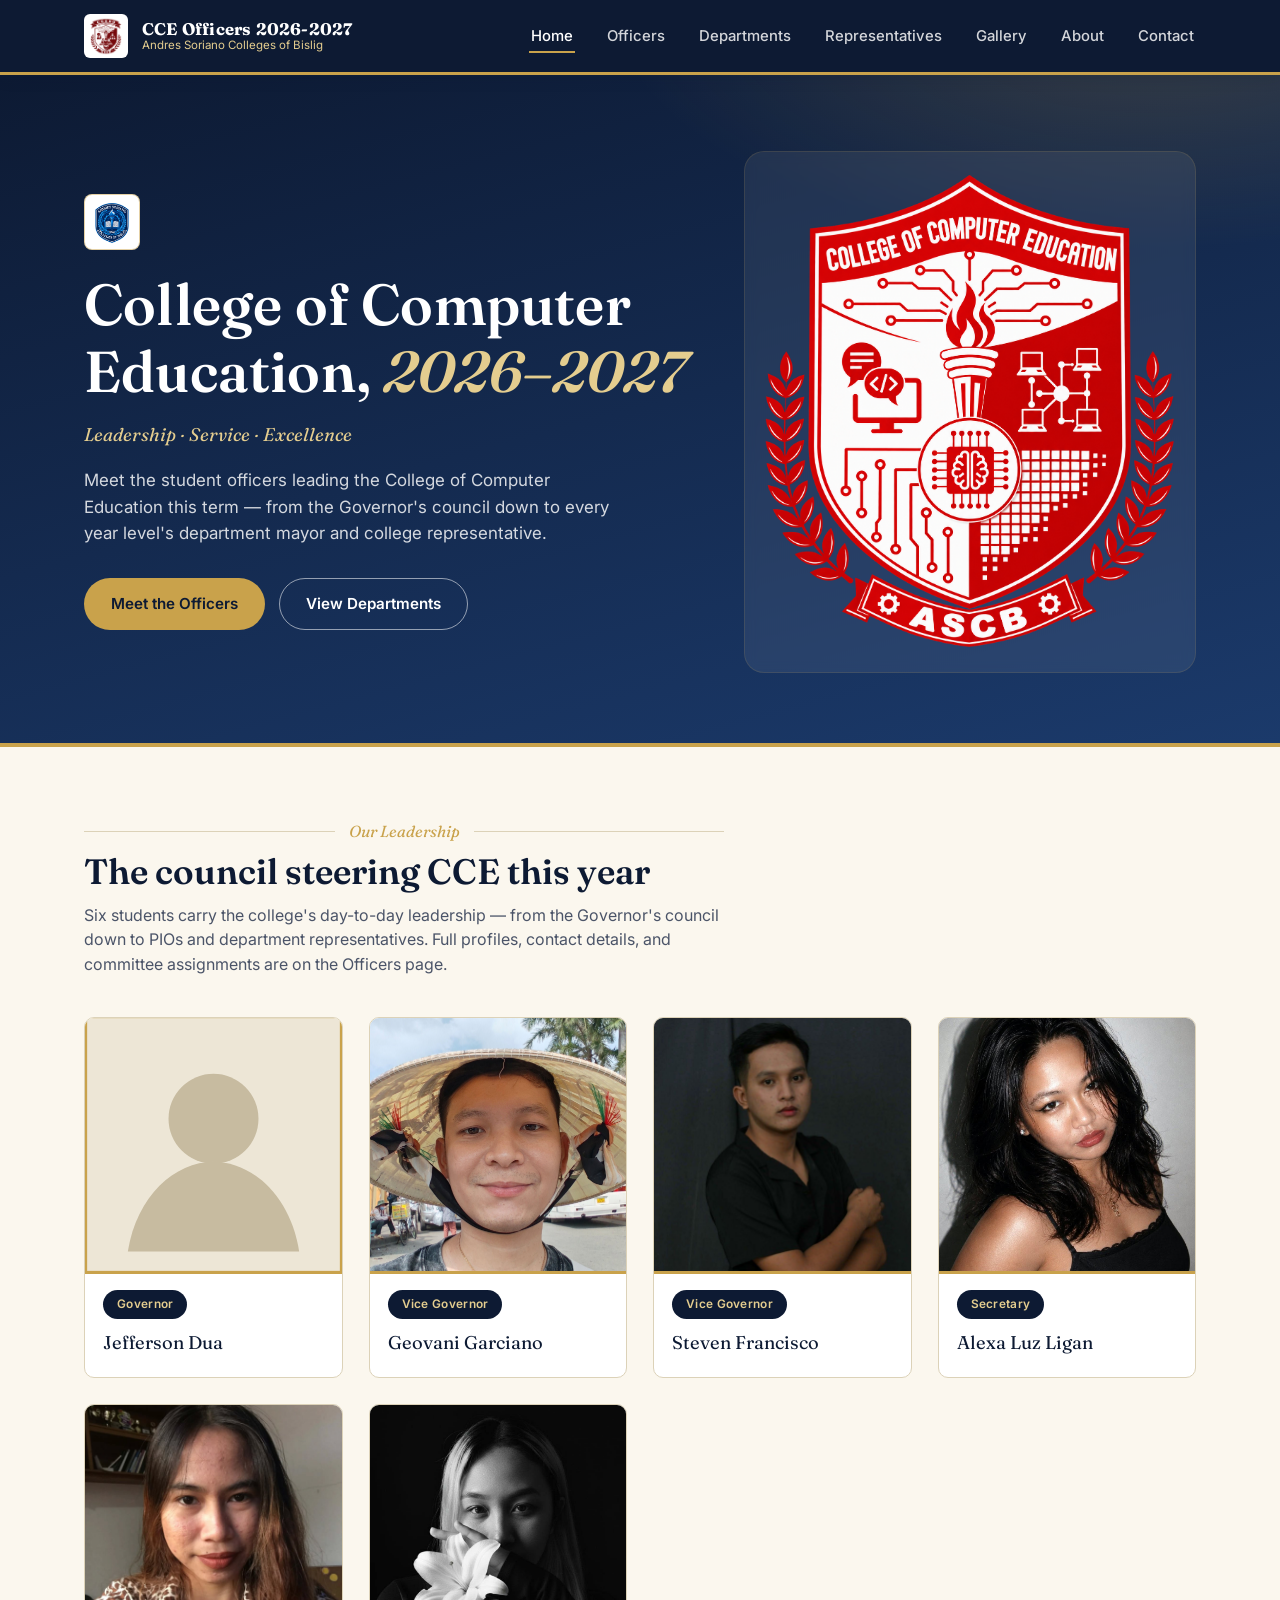
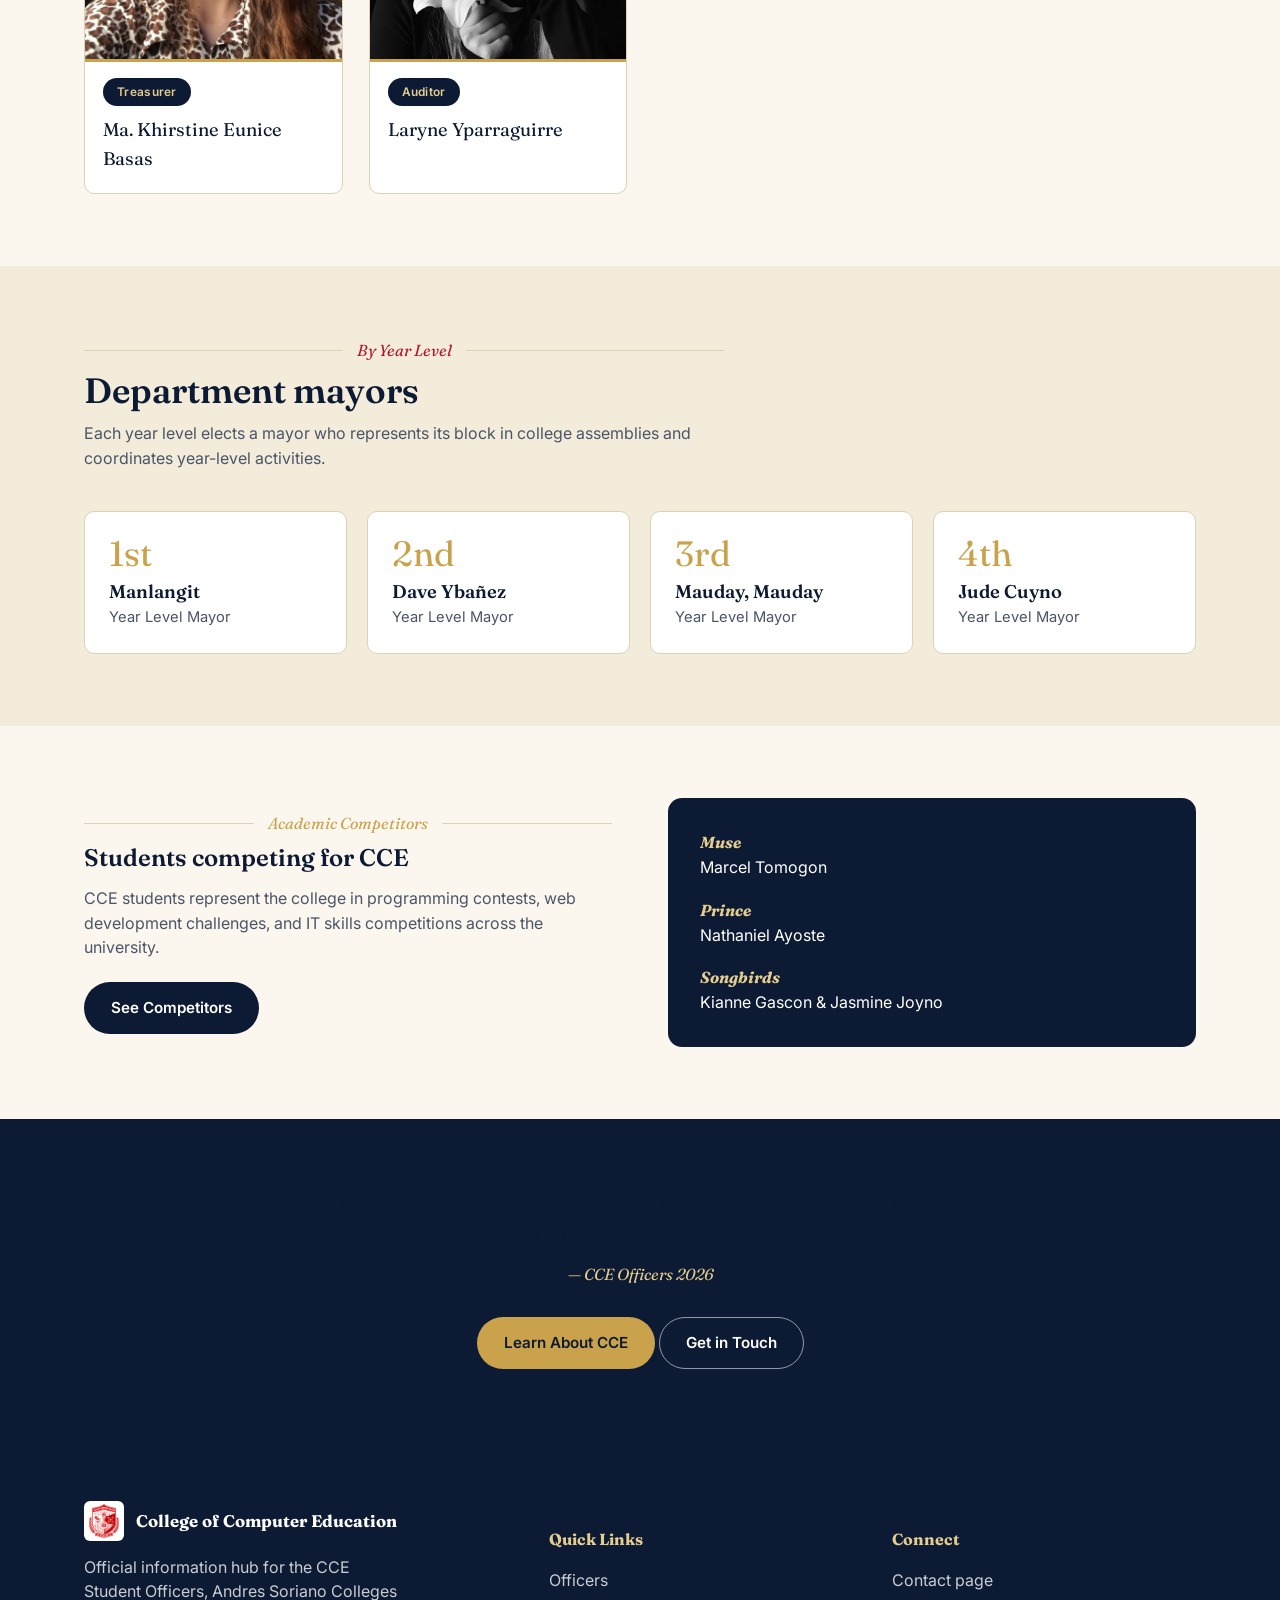
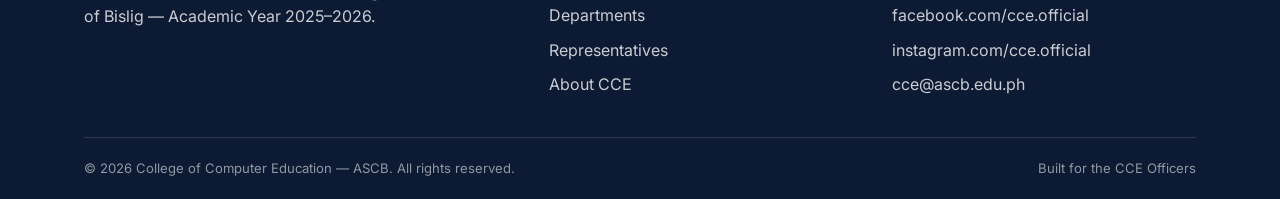
<file: index.html>
<!DOCTYPE html>
<html lang="en">
<head>
<meta charset="UTF-8">
<meta name="viewport" content="width=device-width, initial-scale=1.0">
<title>CCE Officers 2026 — College of Computer Education, ASCB</title>
<meta name="description" content="Official site of the College of Computer Education Officers 2026, Andres Soriano Colleges of Bislig.">
<link rel="icon" href="assets\department logo.png">
<link rel="stylesheet" href="css/style.css">
</head>
<body>

<header class="site-header">
  <nav class="nav">
    <a href="index.html" class="brand">
      <img src="assets\Student logo (2).png" alt="Andres Soriano Colleges of Bislig logo">
      <span class="brand-text"><strong>CCE Officers 2026-2027</strong><span>Andres Soriano Colleges of Bislig</span></span>
    </a>
    <button class="nav-toggle" aria-label="Toggle menu"><span></span></button>
    <ul class="nav-links">
      <li><a href="index.html">Home</a></li>
      <li><a href="officers.html">Officers</a></li>
      <li><a href="departments.html">Departments</a></li>
      <li><a href="representatives.html">Representatives</a></li>
      <li><a href="gallery.html">Gallery</a></li>
      <li><a href="about.html">About</a></li>
      <li><a href="contact.html">Contact</a></li>
    </ul>
  </nav>
</header>

<section class="hero">
  <div class="container">
    <div class="hero-copy">
      <div class="hero-crests">
        <img src="assets\school logo.png" alt="ASCB seal">
        
      </div>
      <h1>College of Computer<br>Education, <em>2026&ndash;2027</em></h1>
      <p class="motto">Leadership &middot; Service &middot; Excellence</p>
      <p class="lede">Meet the student officers leading the College of Computer Education this term — from the Governor's council down to every year level's department mayor and college representative.</p>
      <div class="cta-row">
        <a href="officers.html" class="btn btn-primary">Meet the Officers</a>
        <a href="departments.html" class="btn btn-outline">View Departments</a>
      </div>
    </div>
    <div class="hero-emblem" aria-hidden="true">
      <img src="assets\department logo.png" alt="CCE Council Logo" class="hero-logo">
    </div>
  </div>
</section>

<section class="section">
  <div class="container">
    <div class="section-head">
      <div class="eyebrow-rule"><span style="font-family:var(--serif);font-style:italic;color:var(--gold-500)">Our Leadership</span></div>
      <h2>The council steering CCE this year</h2>
      <p>Six students carry the college's day-to-day leadership — from the Governor's council down to PIOs and department representatives. Full profiles, contact details, and committee assignments are on the Officers page.</p>
    </div>

    <div class="officer-grid">
      <div class="officer-card reveal">
        <div class="officer-photo"><img src="assets/officers/placeholder.svg" alt="Photo of Jefferson Dua"></div>
        <span class="officer-role">Governor</span>
        <div class="officer-name">Jefferson Dua</div>
      </div>
      <div class="officer-card reveal">
        <div class="officer-photo"><img src="assets\officers\geovani - vice.jpg" alt="Photo of Geovani Garciano"></div>
        <span class="officer-role">Vice Governor</span>
        <div class="officer-name">Geovani Garciano</div>
      </div>
      <div class="officer-card reveal">
        <div class="officer-photo"><img src="assets\officers\steven - vice.jpg" alt="Photo of Steven Francisco"></div>
        <span class="officer-role">Vice Governor</span>
        <div class="officer-name">Steven Francisco</div>
      </div>
      <div class="officer-card reveal">
        <div class="officer-photo"><img src="assets\officers\allie - secretary.jpg" alt="Photo of Alexa Luz Ligan"></div>
        <span class="officer-role">Secretary</span>
        <div class="officer-name">Alexa Luz Ligan</div>
      </div>
      <div class="officer-card reveal">
        <div class="officer-photo"><img src="assets\officers\basas - treasurer.jpg" alt="Photo of Ma. Khirstine Eunice Basas"></div>
        <span class="officer-role">Treasurer</span>
        <div class="officer-name">Ma. Khirstine Eunice Basas</div>
      </div>
      <div class="officer-card reveal">
        <div class="officer-photo"><img src="assets\officers\laryn - auditor.jpg" alt="Photo of Laryne Yparraguirre"></div>
        <span class="officer-role">Auditor</span>
        <div class="officer-name">Laryne Yparraguirre</div>
      </div>
    </div>
  </div>
</section>

<section class="section section-alt">
  <div class="container">
    <div class="section-head">
      <div class="eyebrow-rule"><span style="font-family:var(--serif);font-style:italic;color:var(--crimson-600)">By Year Level</span></div>
      <h2>Department mayors</h2>
      <p>Each year level elects a mayor who represents its block in college assemblies and coordinates year-level activities.</p>
    </div>
    <div class="year-grid">
      <div class="year-card reveal"><div class="year-num">1st</div><h4>Manlangit</h4><p>Year Level Mayor</p></div>
      <div class="year-card reveal"><div class="year-num">2nd</div><h4>Dave Ybañez</h4><p>Year Level Mayor</p></div>
      <div class="year-card reveal"><div class="year-num">3rd</div><h4>Mauday, Mauday</h4><p>Year Level Mayor</p></div>
      <div class="year-card reveal"><div class="year-num">4th</div><h4>Jude Cuyno</h4><p>Year Level Mayor</p></div>
    </div>
  </div>
</section>

<section class="section">
  <div class="container">
    <div class="split">
      <div class="reveal-left">
        <div class="eyebrow-rule"><span style="font-family:var(--serif);font-style:italic;color:var(--gold-500)">Academic Competitors</span></div>
        <h2 style="margin-top:8px;">Students competing for CCE</h2>
        <p style="color:var(--ink-600);margin-top:14px;">CCE students represent the college in programming contests, web development challenges, and IT skills competitions across the university.</p>
        <a href="representatives.html" class="btn btn-dark" style="margin-top:22px;">See Competitors</a>
      </div>
      <div class="art reveal-right" style="background:var(--navy-900);border-radius:14px;padding:32px;color:#fff;">
        <ul style="display:flex;flex-direction:column;gap:18px;">
          <li><strong style="font-family:var(--serif);color:var(--gold-300);font-style:italic;">Muse</strong><br>Marcel Tomogon</li>
          <li><strong style="font-family:var(--serif);color:var(--gold-300);font-style:italic;">Prince</strong><br>Nathaniel Ayoste</li>
          <li><strong style="font-family:var(--serif);color:var(--gold-300);font-style:italic;">Songbirds</strong><br>Kianne Gascon &amp; Jasmine Joyno</li>
        </ul>
      </div>
    </div>
  </div>
</section>

<section class="section section-navy">
  <div class="container reveal" style="text-align:center;">
    <h2 style="max-width:700px;margin:0 auto;">"Leadership is not a title — it is a responsibility we carry for every CCE student."</h2>
    <p style="color:var(--gold-300);margin-top:16px;font-family:var(--serif);font-style:italic;">— CCE Officers 2026</p>
    <div class="cta-row" style="justify-content:center;margin-top:30px;">
      <a href="about.html" class="btn btn-primary">Learn About CCE</a>
      <a href="contact.html" class="btn btn-outline">Get in Touch</a>
    </div>
  </div>
</section>

<footer class="site-footer">
  <div class="container">
    <div class="footer-grid">
      <div>
        <div class="footer-brand">
          <img src="assets\department logo.png" alt="ASCB logo">
          <strong>College of Computer Education</strong>
        </div>
        <p style="max-width:320px;">Official information hub for the CCE Student Officers, Andres Soriano Colleges of Bislig — Academic Year 2025–2026.</p>
      </div>
      <div>
        <h5>Quick Links</h5>
        <ul>
          <li><a href="officers.html">Officers</a></li>
          <li><a href="departments.html">Departments</a></li>
          <li><a href="representatives.html">Representatives</a></li>
          <li><a href="about.html">About CCE</a></li>
        </ul>
      </div>
      <div>
        <h5>Connect</h5>
        <ul>
          <li><a href="contact.html">Contact page</a></li>
          <li><a href="https://www.facebook.com/profile.php?id=61574975564653">facebook.com/cce.official</a></li>
          <li><a href="#">instagram.com/cce.official</a></li>
          <li><a href="mailto:cce@ascb.edu.ph">cce@ascb.edu.ph</a></li>
        </ul>
      </div>
    </div>
    <div class="footer-bottom">
      <span>&copy; 2026 College of Computer Education — ASCB. All rights reserved.</span>
      <span>Built for the CCE Officers</span>
    </div>
  </div>
</footer>

<button class="back-to-top" aria-label="Back to top">
  <svg width="20" height="20" viewBox="0 0 24 24" fill="none" stroke="currentColor" stroke-width="2.5" stroke-linecap="round" stroke-linejoin="round"><path d="M18 15l-6-6-6 6"/></svg>
</button>

<script src="js/main.js"></script>
</body>
</html>
</file>
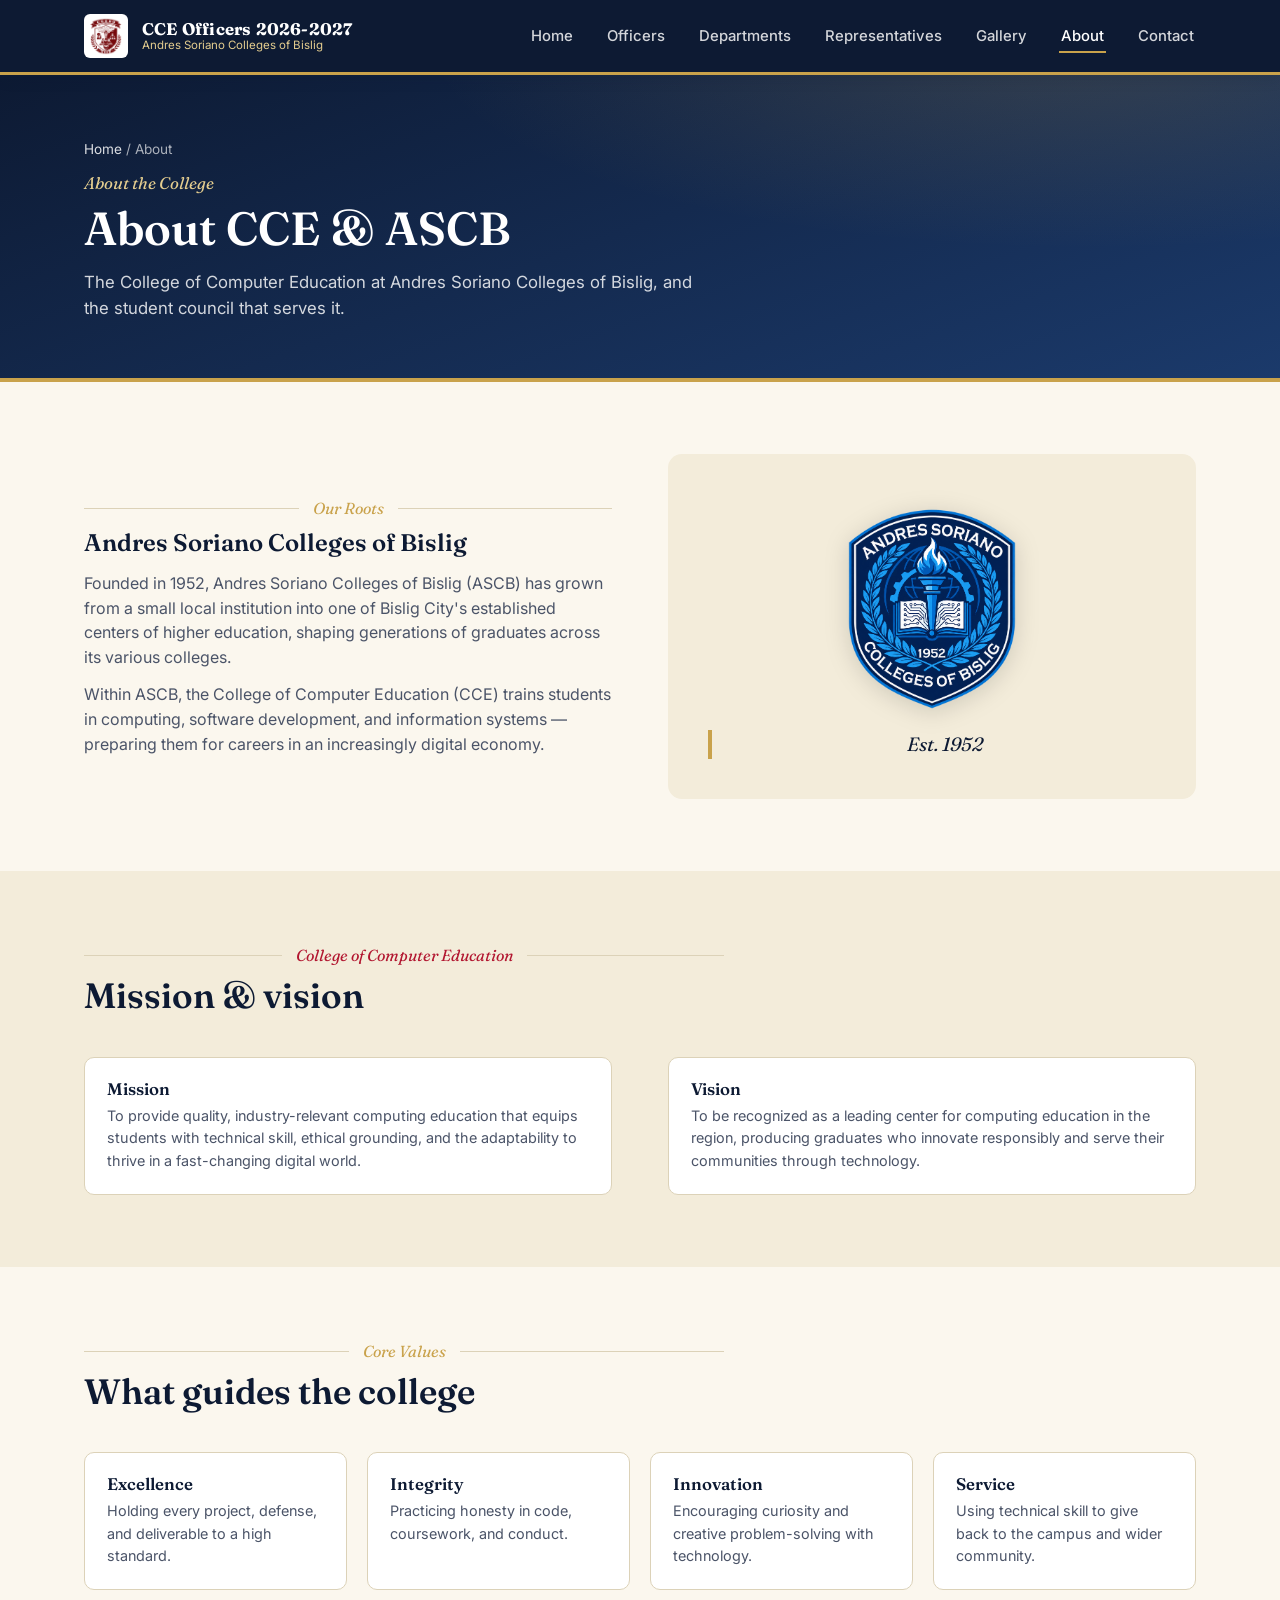
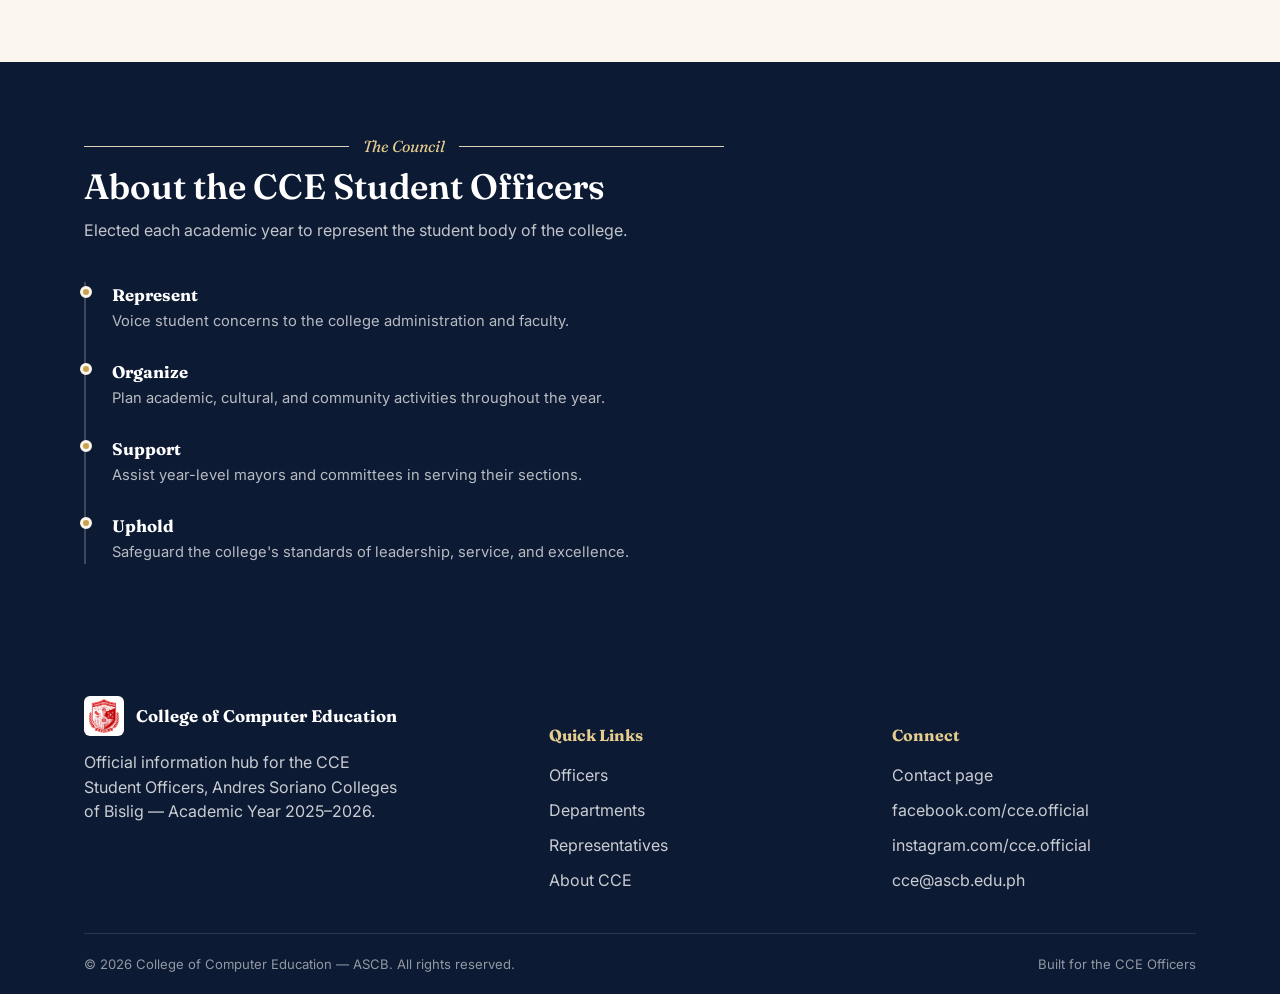
<file: about.html>
<!DOCTYPE html>
<html lang="en">
<head>
<meta charset="UTF-8">
<meta name="viewport" content="width=device-width, initial-scale=1.0">
<title>About — CCE Officers 2026</title>
<link rel="icon" href="assets\department logo.png">
<link rel="stylesheet" href="css/style.css">
</head>
<body>

<header class="site-header">
  <nav class="nav">
    <a href="index.html" class="brand">
      <img src="assets\Student logo (2).png" alt="Andres Soriano Colleges of Bislig logo">
      <span class="brand-text"><strong>CCE Officers 2026-2027</strong><span>Andres Soriano Colleges of Bislig</span></span>
    </a>
    <button class="nav-toggle" aria-label="Toggle menu"><span></span></button>
    <ul class="nav-links">
      <li><a href="index.html">Home</a></li>
      <li><a href="officers.html">Officers</a></li>
      <li><a href="departments.html">Departments</a></li>
      <li><a href="representatives.html">Representatives</a></li>
      <li><a href="gallery.html">Gallery</a></li>
      <li><a href="about.html">About</a></li>
      <li><a href="contact.html">Contact</a></li>
    </ul>
  </nav>
</header>

<section class="page-hero">
  <div class="container">
    <div class="breadcrumb"><a href="index.html">Home</a> / About</div>
    <p class="kicker">About the College</p>
    <h1>About CCE &amp; ASCB</h1>
    <p class="lede">The College of Computer Education at Andres Soriano Colleges of Bislig, and the student council that serves it.</p>
  </div>
</section>

<section class="section">
  <div class="container">
    <div class="split">
      <div class="reveal-left">
        <div class="eyebrow-rule"><span style="font-family:var(--serif);font-style:italic;color:var(--gold-500)">Our Roots</span></div>
        <h2 style="margin-top:8px;">Andres Soriano Colleges of Bislig</h2>
        <p style="color:var(--ink-600);margin-top:14px;">Founded in 1952, Andres Soriano Colleges of Bislig (ASCB) has grown from a small local institution into one of Bislig City's established centers of higher education, shaping generations of graduates across its various colleges.</p>
        <p style="color:var(--ink-600);margin-top:12px;">Within ASCB, the College of Computer Education (CCE) trains students in computing, software development, and information systems — preparing them for careers in an increasingly digital economy.</p>
      </div>
      <div class="art reveal-right" style="background:var(--cream-200);border-radius:14px;padding:40px;text-align:center;">
        <img src="assets\school logo.png" alt="ASCB seal" style="height:220px;width:220px;object-fit:contain;margin:0 auto 16px;filter:drop-shadow(0 4px 12px rgba(0,0,0,0.15));">
        <p class="quote-block">Est. 1952</p>
      </div>
    </div>
  </div>
</section>

<section class="section section-alt">
  <div class="container">
    <div class="section-head">
      <div class="eyebrow-rule"><span style="font-family:var(--serif);font-style:italic;color:var(--crimson-600)">College of Computer Education</span></div>
      <h2>Mission &amp; vision</h2>
    </div>
    <div class="split">
      <div class="value-card reveal">
        <h4>Mission</h4>
        <p>To provide quality, industry-relevant computing education that equips students with technical skill, ethical grounding, and the adaptability to thrive in a fast-changing digital world.</p>
      </div>
      <div class="value-card reveal">
        <h4>Vision</h4>
        <p>To be recognized as a leading center for computing education in the region, producing graduates who innovate responsibly and serve their communities through technology.</p>
      </div>
    </div>
  </div>
</section>

<section class="section">
  <div class="container">
    <div class="section-head">
      <div class="eyebrow-rule"><span style="font-family:var(--serif);font-style:italic;color:var(--gold-500)">Core Values</span></div>
      <h2>What guides the college</h2>
    </div>
    <div class="value-grid">
      <div class="value-card reveal"><h4>Excellence</h4><p>Holding every project, defense, and deliverable to a high standard.</p></div>
      <div class="value-card reveal"><h4>Integrity</h4><p>Practicing honesty in code, coursework, and conduct.</p></div>
      <div class="value-card reveal"><h4>Innovation</h4><p>Encouraging curiosity and creative problem-solving with technology.</p></div>
      <div class="value-card reveal"><h4>Service</h4><p>Using technical skill to give back to the campus and wider community.</p></div>
    </div>
  </div>
</section>

<section class="section section-navy">
  <div class="container">
    <div class="section-head reveal">
      <div class="eyebrow-rule"><span style="font-family:var(--serif);font-style:italic;color:var(--gold-300)">The Council</span></div>
      <h2>About the CCE Student Officers</h2>
      <p>Elected each academic year to represent the student body of the college.</p>
    </div>
    <ul class="timeline reveal" style="border-color:rgba(255,255,255,0.2);">
      <li><strong style="color:#fff;">Represent</strong><span style="color:rgba(255,255,255,0.7);">Voice student concerns to the college administration and faculty.</span></li>
      <li><strong style="color:#fff;">Organize</strong><span style="color:rgba(255,255,255,0.7);">Plan academic, cultural, and community activities throughout the year.</span></li>
      <li><strong style="color:#fff;">Support</strong><span style="color:rgba(255,255,255,0.7);">Assist year-level mayors and committees in serving their sections.</span></li>
      <li><strong style="color:#fff;">Uphold</strong><span style="color:rgba(255,255,255,0.7);">Safeguard the college's standards of leadership, service, and excellence.</span></li>
    </ul>
  </div>
</section>

<footer class="site-footer">
  <div class="container">
    <div class="footer-grid">
      <div>
        <div class="footer-brand">
          <img src="assets\department logo.png" alt="ASCB logo">
          <strong>College of Computer Education</strong>
        </div>
        <p style="max-width:320px;">Official information hub for the CCE Student Officers, Andres Soriano Colleges of Bislig — Academic Year 2025–2026.</p>
      </div>
      <div>
        <h5>Quick Links</h5>
        <ul>
          <li><a href="officers.html">Officers</a></li>
          <li><a href="departments.html">Departments</a></li>
          <li><a href="representatives.html">Representatives</a></li>
          <li><a href="about.html">About CCE</a></li>
        </ul>
      </div>
      <div>
        <h5>Connect</h5>
        <ul>
          <li><a href="contact.html">Contact page</a></li>
          <li><a href="#">facebook.com/cce.official</a></li>
          <li><a href="#">instagram.com/cce.official</a></li>
          <li><a href="mailto:cce@ascb.edu.ph">cce@ascb.edu.ph</a></li>
        </ul>
      </div>
    </div>
    <div class="footer-bottom">
      <span>&copy; 2026 College of Computer Education — ASCB. All rights reserved.</span>
      <span>Built for the CCE Officers</span>
    </div>
  </div>
</footer>

<button class="back-to-top" aria-label="Back to top">
  <svg width="20" height="20" viewBox="0 0 24 24" fill="none" stroke="currentColor" stroke-width="2.5" stroke-linecap="round" stroke-linejoin="round"><path d="M18 15l-6-6-6 6"/></svg>
</button>

<script src="js/main.js"></script>
</body>
</html>
</file>
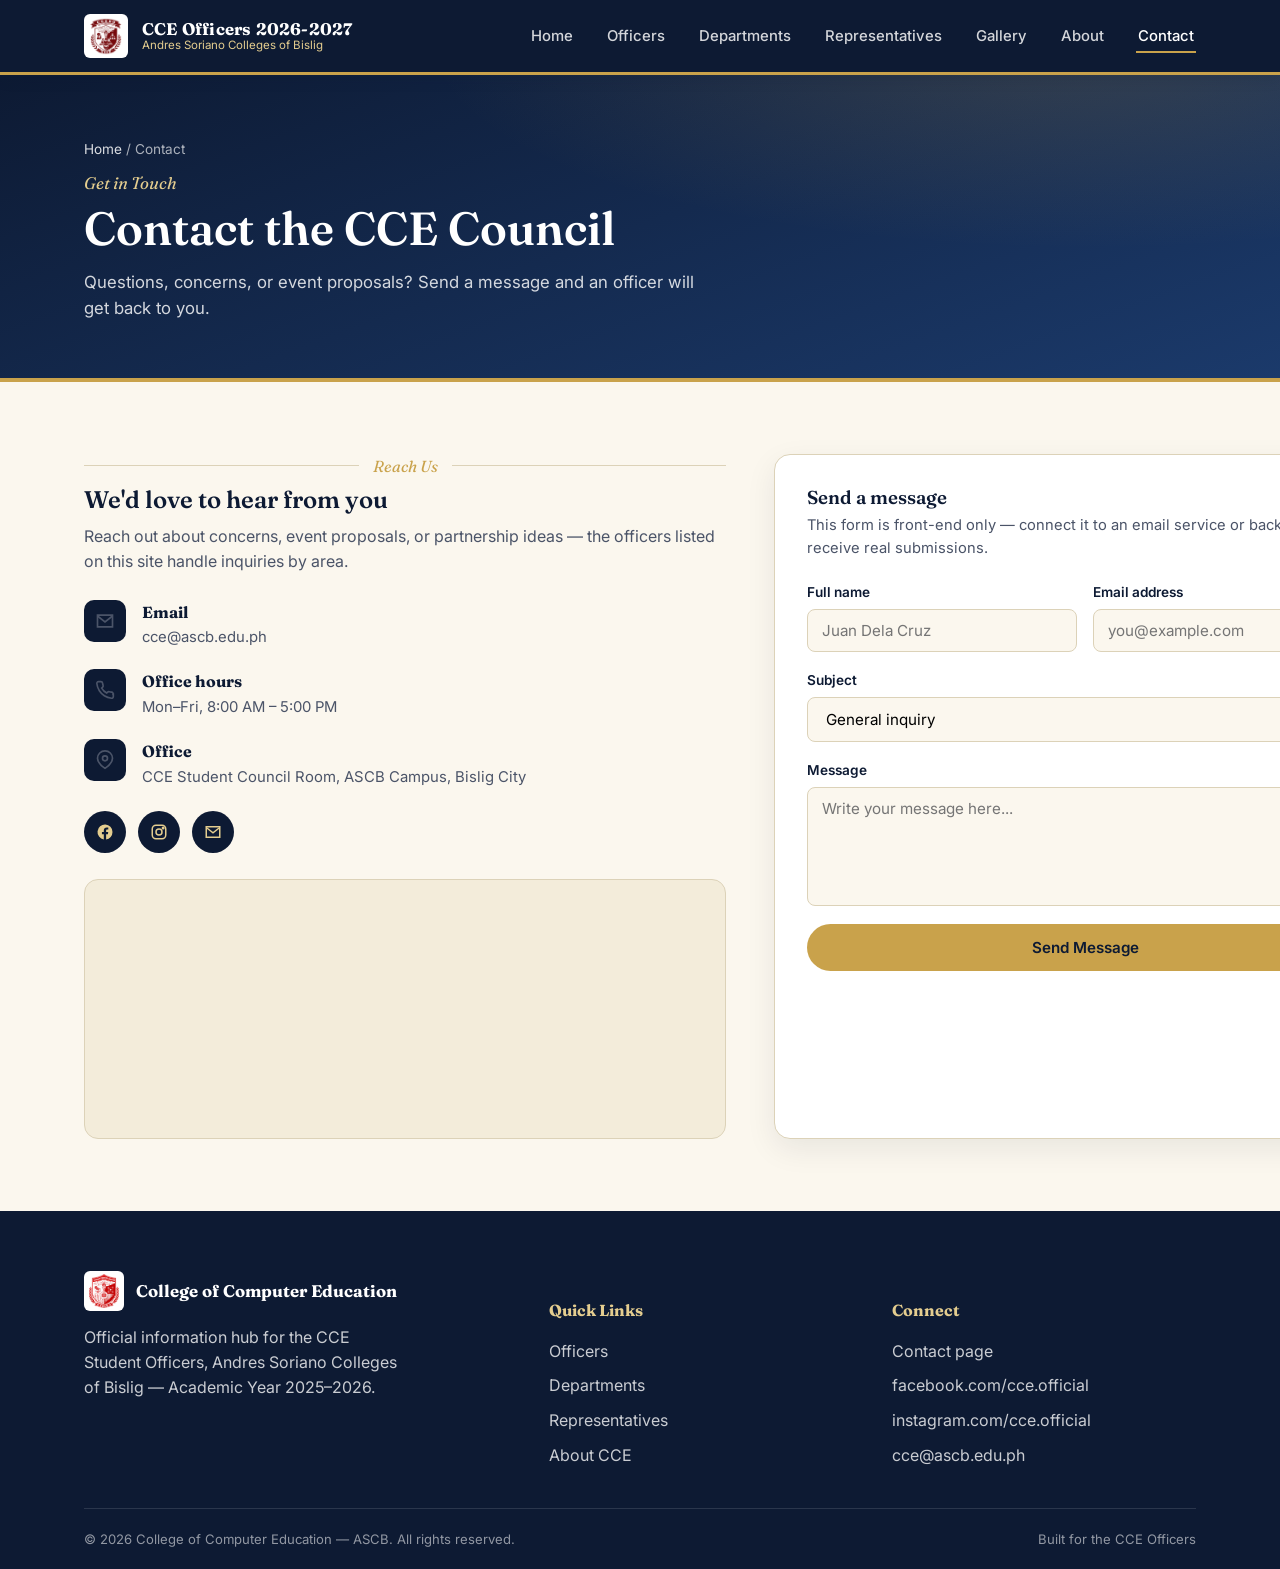
<file: contact.html>
<!DOCTYPE html>
<html lang="en">
<head>
<meta charset="UTF-8">
<meta name="viewport" content="width=device-width, initial-scale=1.0">
<title>Contact — CCE Officers 2026</title>
<link rel="icon" href="assets\department logo.png">
<link rel="stylesheet" href="css/style.css">
</head>
<body>

<header class="site-header">
  <nav class="nav">
    <a href="index.html" class="brand">
      <img src="assets\Student logo (2).png" alt="Andres Soriano Colleges of Bislig logo">
      <span class="brand-text"><strong>CCE Officers 2026-2027</strong><span>Andres Soriano Colleges of Bislig</span></span>
    </a>
    <button class="nav-toggle" aria-label="Toggle menu"><span></span></button>
    <ul class="nav-links">
      <li><a href="index.html">Home</a></li>
      <li><a href="officers.html">Officers</a></li>
      <li><a href="departments.html">Departments</a></li>
      <li><a href="representatives.html">Representatives</a></li>
      <li><a href="gallery.html">Gallery</a></li>
      <li><a href="about.html">About</a></li>
      <li><a href="contact.html">Contact</a></li>
    </ul>
  </nav>
</header>

<section class="page-hero">
  <div class="container">
    <div class="breadcrumb"><a href="index.html">Home</a> / Contact</div>
    <p class="kicker">Get in Touch</p>
    <h1>Contact the CCE Council</h1>
    <p class="lede">Questions, concerns, or event proposals? Send a message and an officer will get back to you.</p>
  </div>
</section>

<section class="section">
  <div class="container">
    <div class="contact-grid">
      <div class="reveal-left">
        <div class="eyebrow-rule"><span style="font-family:var(--serif);font-style:italic;color:var(--gold-500)">Reach Us</span></div>
        <h2 style="margin-top:8px;">We'd love to hear from you</h2>
        <p style="color:var(--ink-600);margin-top:10px;">Reach out about concerns, event proposals, or partnership ideas — the officers listed on this site handle inquiries by area.</p>

        <div class="contact-info-list">
          <div class="contact-info-item reveal">
            <span class="contact-icon">
              <svg width="20" height="20" viewBox="0 0 24 24" fill="none" stroke="currentColor" stroke-width="2"><path d="M3 5h18v14H3z"/><path d="M3 6l9 7 9-7"/></svg>
            </span>
            <div><strong>Email</strong><span>cce@ascb.edu.ph</span></div>
          </div>
          <div class="contact-info-item reveal">
            <span class="contact-icon">
              <svg width="20" height="20" viewBox="0 0 24 24" fill="none" stroke="currentColor" stroke-width="2"><path d="M22 16.9v3a2 2 0 01-2.2 2 19.8 19.8 0 01-8.6-3 19.5 19.5 0 01-6-6 19.8 19.8 0 01-3-8.7A2 2 0 014.1 2h3a2 2 0 012 1.7c.1.9.3 1.8.6 2.7a2 2 0 01-.5 2.1L8 9.7a16 16 0 006 6l1.2-1.2a2 2 0 012.1-.5c.9.3 1.8.5 2.7.6a2 2 0 011.7 2.3z"/></svg>
            </span>
            <div><strong>Office hours</strong><span>Mon–Fri, 8:00 AM – 5:00 PM</span></div>
          </div>
          <div class="contact-info-item reveal">
            <span class="contact-icon">
              <svg width="20" height="20" viewBox="0 0 24 24" fill="none" stroke="currentColor" stroke-width="2"><path d="M21 10c0 6-9 12-9 12s-9-6-9-12a9 9 0 0118 0z"/><circle cx="12" cy="10" r="3"/></svg>
            </span>
            <div><strong>Office</strong><span>CCE Student Council Room, ASCB Campus, Bislig City</span></div>
          </div>
        </div>

        <div class="social-row">
          <a href="https://www.facebook.com/profile.php?id=61574975564653" aria-label="Facebook"><svg width="18" height="18" viewBox="0 0 24 24" fill="currentColor"><path d="M22 12a10 10 0 10-11.6 9.9v-7H7.9V12h2.5V9.8c0-2.5 1.5-3.9 3.8-3.9 1.1 0 2.2.2 2.2.2v2.4h-1.3c-1.2 0-1.6.8-1.6 1.6V12h2.8l-.4 2.9h-2.4v7A10 10 0 0022 12z"/></svg></a>
          <a href="#" aria-label="Instagram"><svg width="18" height="18" viewBox="0 0 24 24" fill="none" stroke="currentColor" stroke-width="2"><rect x="3" y="3" width="18" height="18" rx="5"/><circle cx="12" cy="12" r="4"/><circle cx="17.5" cy="6.5" r="1"/></svg></a>
          <a href="mailto:cce@ascb.edu.ph" aria-label="Email"><svg width="18" height="18" viewBox="0 0 24 24" fill="none" stroke="currentColor" stroke-width="2"><path d="M3 5h18v14H3z"/><path d="M3 6l9 7 9-7"/></svg></a>
        </div>

        <div class="map-box">
          <iframe src="https://www.google.com/maps/embed?pb=!1m18!1m12!1m3!1d3008.3120664426015!2d126.35743769368248!3d8.182297769363442!2m3!1f0!2f0!3f0!3m2!1i1024!2i768!4f13.1!3m3!1m2!1s0x32fdba2d29d27e07%3A0x3398840e4adc0b46!2sAndres%20Soriano%20College!5e1!3m2!1sen!2sph!4v1789362039326!5m2!1sen!2sph" width="600" height="450" style="border:0;" allowfullscreen="" loading="lazy" referrerpolicy="strict-origin-when-cross-origin"></iframe>
        </div>
      </div>

      <div class="form-card reveal-right">
        <h3 style="margin-bottom:6px;">Send a message</h3>
        <p style="color:var(--ink-600);font-size:.92rem;margin-bottom:22px;">This form is front-end only — connect it to an email service or backend to receive real submissions.</p>
        <form id="contact-form">
          <div class="form-two">
            <div class="form-row">
              <label for="name">Full name</label>
              <input type="text" id="name" name="name" required placeholder="Juan Dela Cruz">
            </div>
            <div class="form-row">
              <label for="email">Email address</label>
              <input type="email" id="email" name="email" required placeholder="you@example.com">
            </div>
          </div>
          <div class="form-row">
            <label for="subject">Subject</label>
            <select id="subject" name="subject">
              <option>General inquiry</option>
              <option>Event proposal</option>
              <option>Concern / feedback</option>
              <option>Partnership</option>
            </select>
          </div>
          <div class="form-row">
            <label for="message">Message</label>
            <textarea id="message" name="message" rows="5" required placeholder="Write your message here..."></textarea>
          </div>
          <button type="submit" class="btn btn-primary" style="width:100%;">Send Message</button>
          <p id="form-status" style="display:none;margin-top:14px;font-size:.88rem;color:var(--navy-900);background:var(--cream-200);padding:12px 14px;border-radius:8px;"></p>
        </form>
      </div>
    </div>
  </div>
</section>

<footer class="site-footer">
  <div class="container">
    <div class="footer-grid">
      <div>
        <div class="footer-brand">
          <img src="assets\department logo.png" alt="ASCB logo">
          <strong>College of Computer Education</strong>
        </div>
        <p style="max-width:320px;">Official information hub for the CCE Student Officers, Andres Soriano Colleges of Bislig — Academic Year 2025–2026.</p>
      </div>
      <div>
        <h5>Quick Links</h5>
        <ul>
          <li><a href="officers.html">Officers</a></li>
          <li><a href="departments.html">Departments</a></li>
          <li><a href="representatives.html">Representatives</a></li>
          <li><a href="about.html">About CCE</a></li>
        </ul>
      </div>
      <div>
        <h5>Connect</h5>
        <ul>
          <li><a href="contact.html">Contact page</a></li>
          <li><a href="https://www.facebook.com/profile.php?id=61574975564653">facebook.com/cce.official</a></li>
          <li><a href="#">instagram.com/cce.official</a></li>
          <li><a href="mailto:cce@ascb.edu.ph">cce@ascb.edu.ph</a></li>
        </ul>
      </div>
    </div>
    <div class="footer-bottom">
      <span>&copy; 2026 College of Computer Education — ASCB. All rights reserved.</span>
      <span>Built for the CCE Officers</span>
    </div>
  </div>
</footer>

<button class="back-to-top" aria-label="Back to top">
  <svg width="20" height="20" viewBox="0 0 24 24" fill="none" stroke="currentColor" stroke-width="2.5" stroke-linecap="round" stroke-linejoin="round"><path d="M18 15l-6-6-6 6"/></svg>
</button>

<script src="js/main.js"></script>
</body>
</html>
</file>
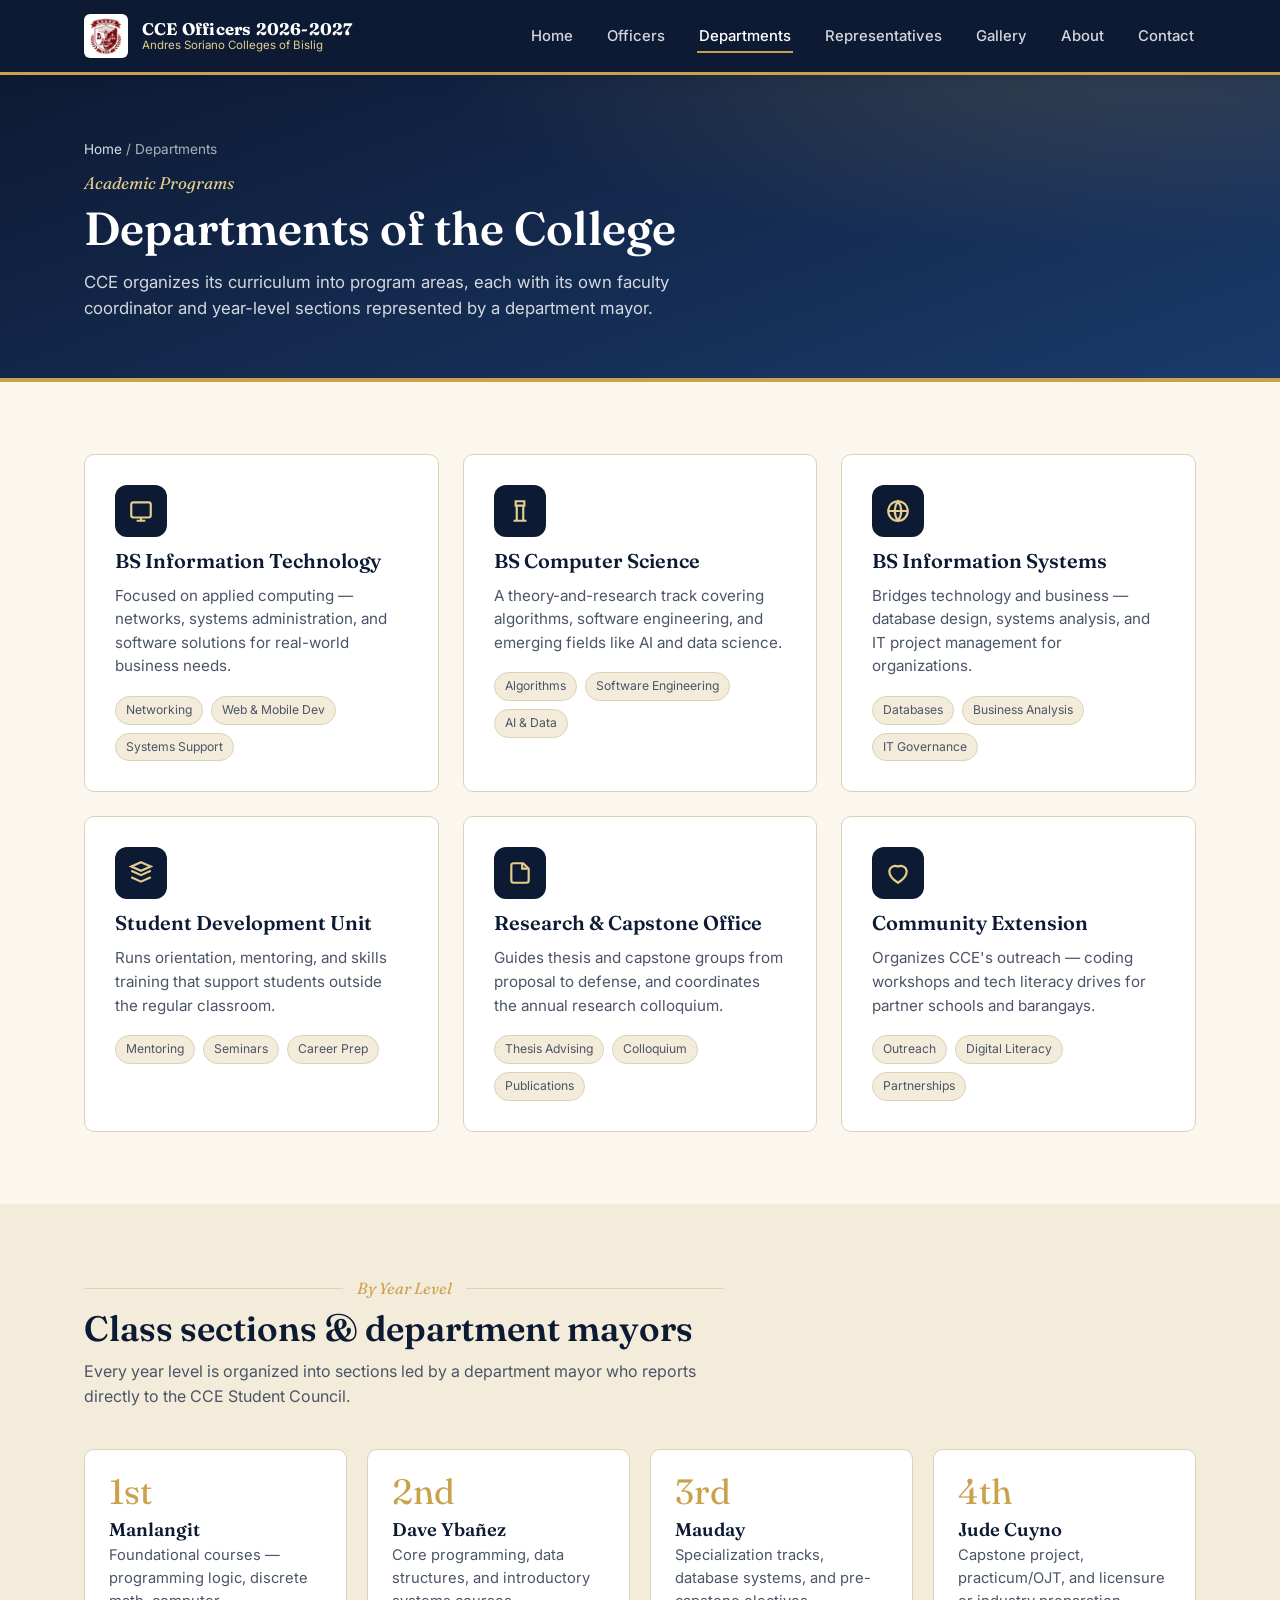
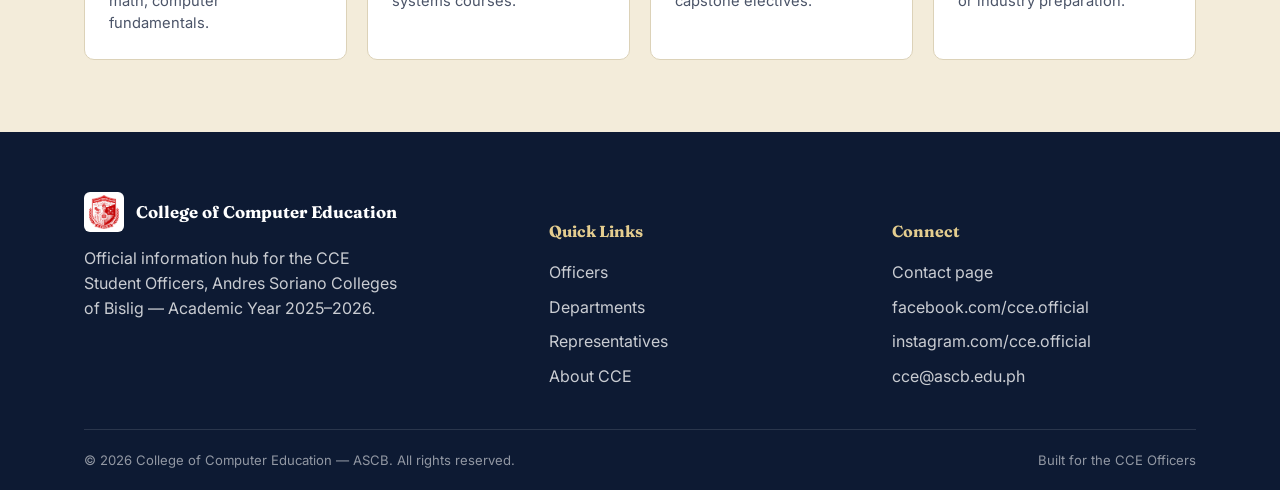
<file: departments.html>
<!DOCTYPE html>
<html lang="en">
<head>
<meta charset="UTF-8">
<meta name="viewport" content="width=device-width, initial-scale=1.0">
<title>Departments — CCE Officers 2026</title>
<link rel="icon" href="assets\department logo.png">
<link rel="stylesheet" href="css/style.css">
</head>
<body>

<header class="site-header">
  <nav class="nav">
    <a href="index.html" class="brand">
      <img src="assets\Student logo (2).png" alt="Andres Soriano Colleges of Bislig logo">
      <span class="brand-text"><strong>CCE Officers 2026-2027</strong><span>Andres Soriano Colleges of Bislig</span></span>
    </a>
    <button class="nav-toggle" aria-label="Toggle menu"><span></span></button>
    <ul class="nav-links">
      <li><a href="index.html">Home</a></li>
      <li><a href="officers.html">Officers</a></li>
      <li><a href="departments.html">Departments</a></li>
      <li><a href="representatives.html">Representatives</a></li>
      <li><a href="gallery.html">Gallery</a></li>
      <li><a href="about.html">About</a></li>
      <li><a href="contact.html">Contact</a></li>
    </ul>
  </nav>
</header>

<section class="page-hero">
  <div class="container">
    <div class="breadcrumb"><a href="index.html">Home</a> / Departments</div>
    <p class="kicker">Academic Programs</p>
    <h1>Departments of the College</h1>
    <p class="lede">CCE organizes its curriculum into program areas, each with its own faculty coordinator and year-level sections represented by a department mayor.</p>
  </div>
</section>

<section class="section">
  <div class="container">
    <div class="dept-grid">

      <div class="dept-card reveal">
        <div class="dept-icon">
          <svg width="26" height="26" viewBox="0 0 24 24" fill="none" stroke="currentColor" stroke-width="2"><rect x="3" y="4" width="18" height="14" rx="2"/><path d="M8 21h8M12 18v3"/></svg>
        </div>
        <h3>BS Information Technology</h3>
        <p>Focused on applied computing — networks, systems administration, and software solutions for real-world business needs.</p>
        <div class="dept-tags"><span>Networking</span><span>Web &amp; Mobile Dev</span><span>Systems Support</span></div>
      </div>

      <div class="dept-card reveal">
        <div class="dept-icon">
          <svg width="26" height="26" viewBox="0 0 24 24" fill="none" stroke="currentColor" stroke-width="2"><path d="M8 3h8v4H8zM6 21h12M9 7v14M15 7v14"/></svg>
        </div>
        <h3>BS Computer Science</h3>
        <p>A theory-and-research track covering algorithms, software engineering, and emerging fields like AI and data science.</p>
        <div class="dept-tags"><span>Algorithms</span><span>Software Engineering</span><span>AI &amp; Data</span></div>
      </div>

      <div class="dept-card reveal">
        <div class="dept-icon">
          <svg width="26" height="26" viewBox="0 0 24 24" fill="none" stroke="currentColor" stroke-width="2"><circle cx="12" cy="12" r="9"/><path d="M3 12h18M12 3a15 15 0 010 18 15 15 0 010-18z"/></svg>
        </div>
        <h3>BS Information Systems</h3>
        <p>Bridges technology and business — database design, systems analysis, and IT project management for organizations.</p>
        <div class="dept-tags"><span>Databases</span><span>Business Analysis</span><span>IT Governance</span></div>
      </div>

      <div class="dept-card reveal">
        <div class="dept-icon">
          <svg width="26" height="26" viewBox="0 0 24 24" fill="none" stroke="currentColor" stroke-width="2"><path d="M12 2l9 4-9 4-9-4 9-4zM3 10l9 4 9-4M3 16l9 4 9-4"/></svg>
        </div>
        <h3>Student Development Unit</h3>
        <p>Runs orientation, mentoring, and skills training that support students outside the regular classroom.</p>
        <div class="dept-tags"><span>Mentoring</span><span>Seminars</span><span>Career Prep</span></div>
      </div>

      <div class="dept-card reveal">
        <div class="dept-icon">
          <svg width="26" height="26" viewBox="0 0 24 24" fill="none" stroke="currentColor" stroke-width="2"><path d="M4 19V5a2 2 0 012-2h9l5 5v11a2 2 0 01-2 2H6a2 2 0 01-2-2z"/><path d="M14 3v5h5"/></svg>
        </div>
        <h3>Research &amp; Capstone Office</h3>
        <p>Guides thesis and capstone groups from proposal to defense, and coordinates the annual research colloquium.</p>
        <div class="dept-tags"><span>Thesis Advising</span><span>Colloquium</span><span>Publications</span></div>
      </div>

      <div class="dept-card reveal">
        <div class="dept-icon">
          <svg width="26" height="26" viewBox="0 0 24 24" fill="none" stroke="currentColor" stroke-width="2"><path d="M12 21c-4.5-3-8-6.5-8-10.5A5.5 5.5 0 0112 6a5.5 5.5 0 018 4.5c0 4-3.5 7.5-8 10.5z"/></svg>
        </div>
        <h3>Community Extension</h3>
        <p>Organizes CCE's outreach — coding workshops and tech literacy drives for partner schools and barangays.</p>
        <div class="dept-tags"><span>Outreach</span><span>Digital Literacy</span><span>Partnerships</span></div>
      </div>

    </div>
  </div>
</section>

<section class="section section-alt">
  <div class="container">
    <div class="section-head">
      <div class="eyebrow-rule"><span style="font-family:var(--serif);font-style:italic;color:var(--gold-500)">By Year Level</span></div>
      <h2>Class sections &amp; department mayors</h2>
      <p>Every year level is organized into sections led by a department mayor who reports directly to the CCE Student Council.</p>
    </div>
    <div class="year-grid">
      <div class="year-card reveal"><div class="year-num">1st</div><h4>Manlangit</h4><p>Foundational courses — programming logic, discrete math, computer fundamentals.</p></div>
      <div class="year-card reveal"><div class="year-num">2nd</div><h4>Dave Ybañez</h4><p>Core programming, data structures, and introductory systems courses.</p></div>
      <div class="year-card reveal"><div class="year-num">3rd</div><h4> Mauday</h4><p>Specialization tracks, database systems, and pre-capstone electives.</p></div>
      <div class="year-card reveal"><div class="year-num">4th</div><h4>Jude Cuyno</h4><p>Capstone project, practicum/OJT, and licensure or industry preparation.</p></div>
    </div>
  </div>
</section>

<footer class="site-footer">
  <div class="container">
    <div class="footer-grid">
      <div>
        <div class="footer-brand">
          <img src="assets\department logo.png" alt="ASCB logo">
          <strong>College of Computer Education</strong>
        </div>
        <p style="max-width:320px;">Official information hub for the CCE Student Officers, Andres Soriano Colleges of Bislig — Academic Year 2025–2026.</p>
      </div>
      <div>
        <h5>Quick Links</h5>
        <ul>
          <li><a href="officers.html">Officers</a></li>
          <li><a href="departments.html">Departments</a></li>
          <li><a href="representatives.html">Representatives</a></li>
          <li><a href="about.html">About CCE</a></li>
        </ul>
      </div>
      <div>
        <h5>Connect</h5>
        <ul>
          <li><a href="contact.html">Contact page</a></li>
          <li><a href="#">facebook.com/cce.official</a></li>
          <li><a href="#">instagram.com/cce.official</a></li>
          <li><a href="mailto:cce@ascb.edu.ph">cce@ascb.edu.ph</a></li>
        </ul>
      </div>
    </div>
    <div class="footer-bottom">
      <span>&copy; 2026 College of Computer Education — ASCB. All rights reserved.</span>
      <span>Built for the CCE Officers</span>
    </div>
  </div>
</footer>

<button class="back-to-top" aria-label="Back to top">
  <svg width="20" height="20" viewBox="0 0 24 24" fill="none" stroke="currentColor" stroke-width="2.5" stroke-linecap="round" stroke-linejoin="round"><path d="M18 15l-6-6-6 6"/></svg>
</button>

<script src="js/main.js"></script>
</body>
</html>
</file>
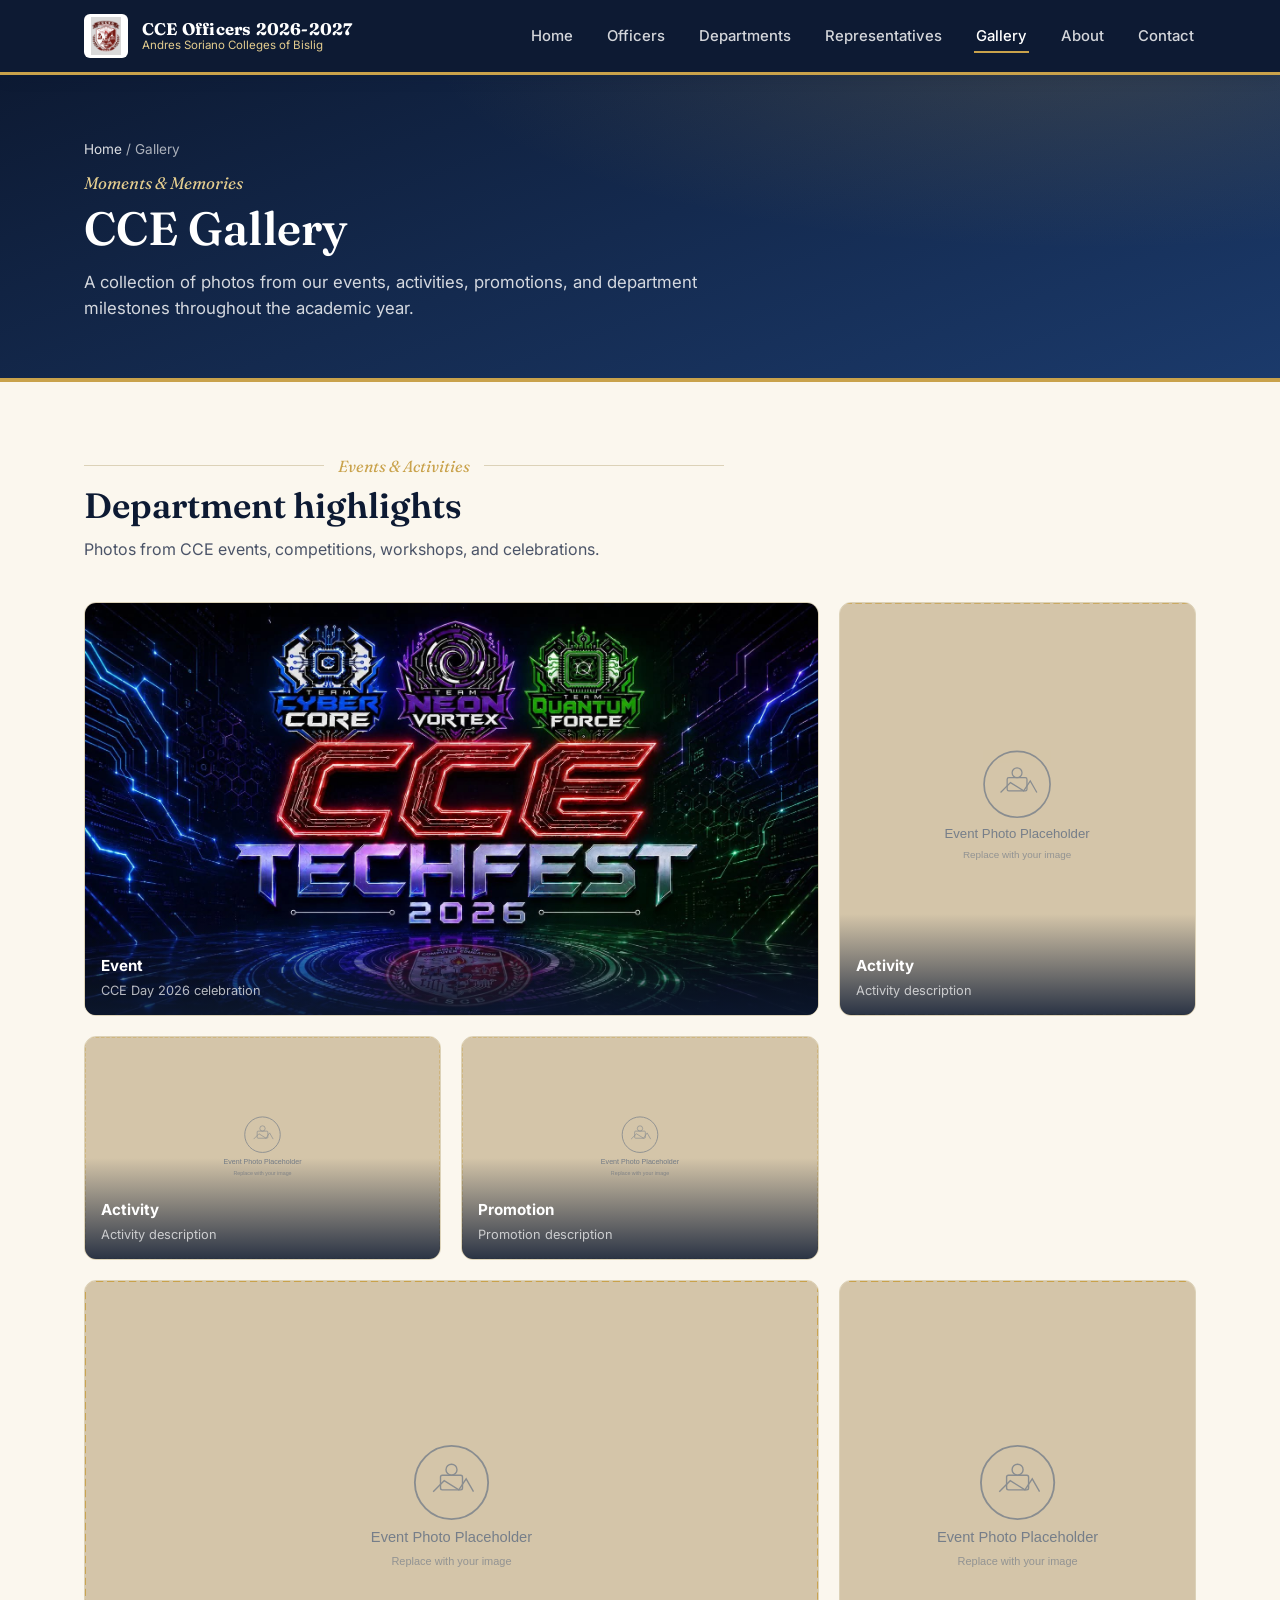
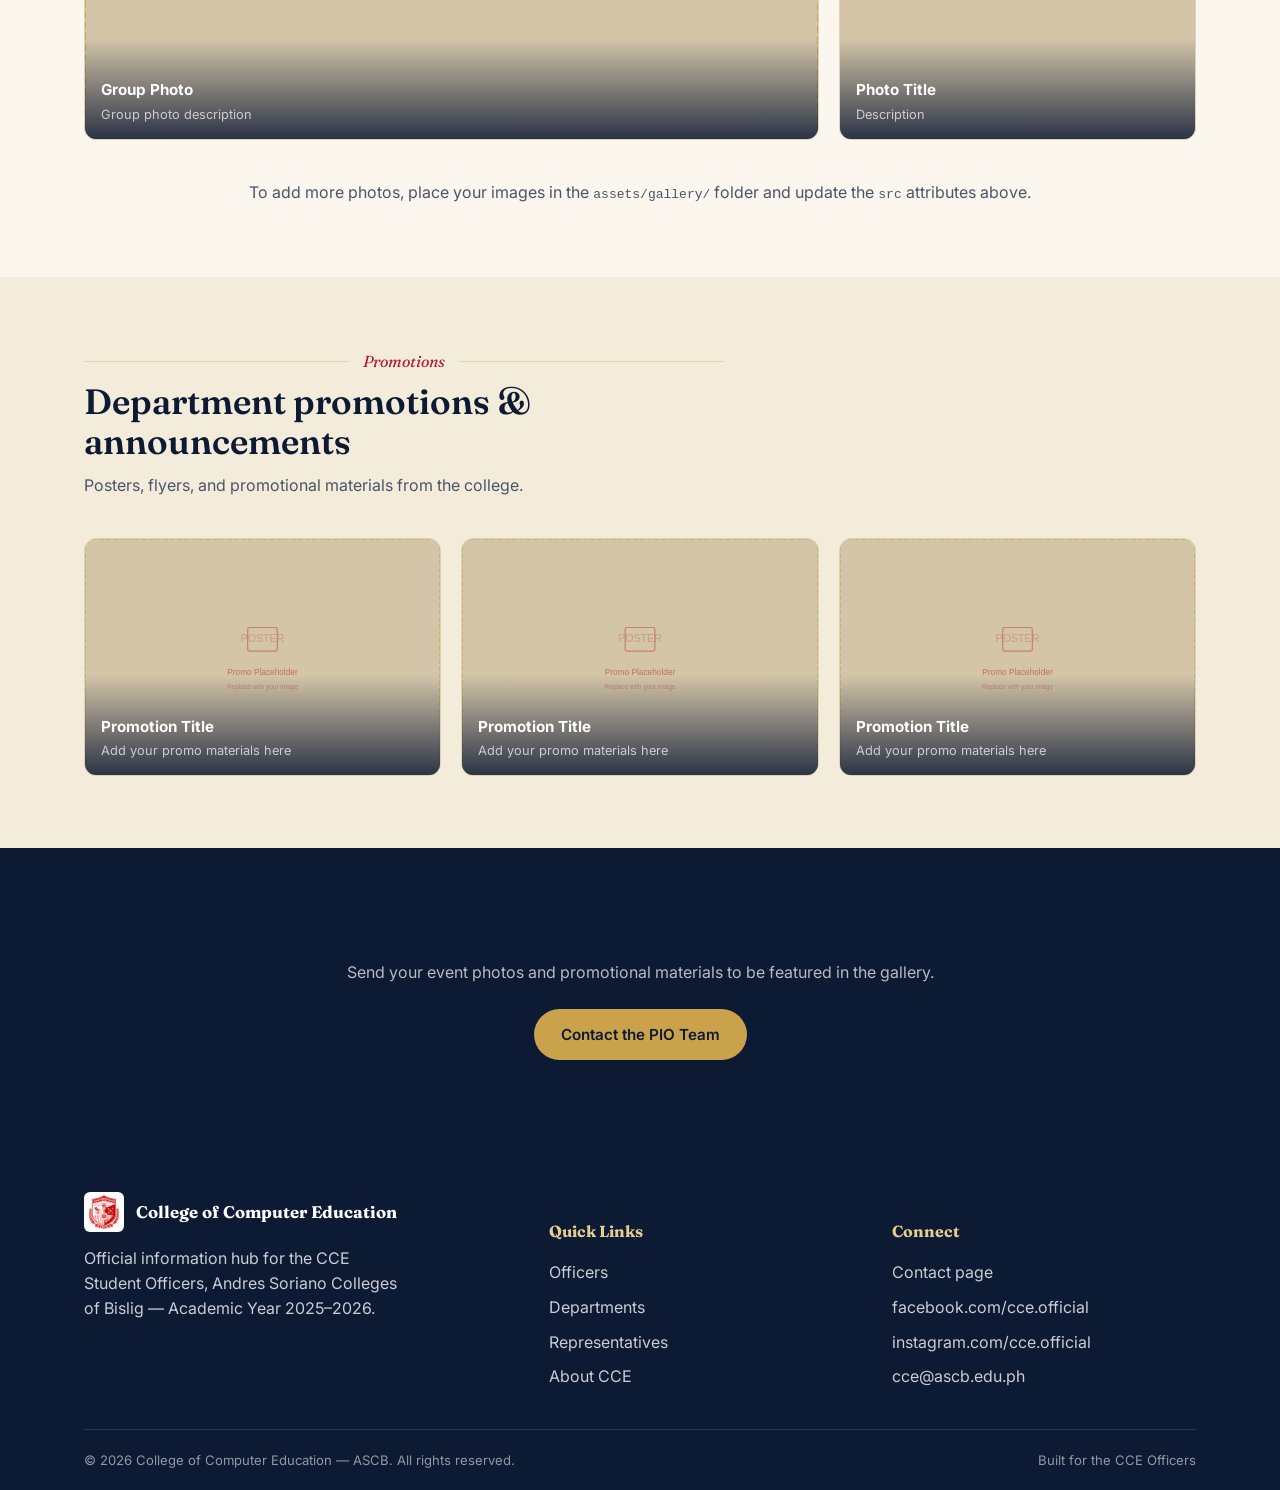
<file: gallery.html>
<!DOCTYPE html>
<html lang="en">
<head>
<meta charset="UTF-8">
<meta name="viewport" content="width=device-width, initial-scale=1.0">
<title>Gallery — CCE Officers 2026</title>
<link rel="icon" href="assets\department logo.png">
<link rel="stylesheet" href="css/style.css">
</head>
<body>

<header class="site-header">
  <nav class="nav">
    <a href="index.html" class="brand">
      <img src="assets\CCE  Council LOGO.png" alt="Andres Soriano Colleges of Bislig logo">
      <span class="brand-text"><strong>CCE Officers 2026-2027</strong><span>Andres Soriano Colleges of Bislig</span></span>
    </a>
    <button class="nav-toggle" aria-label="Toggle menu"><span></span></button>
    <ul class="nav-links">
      <li><a href="index.html">Home</a></li>
      <li><a href="officers.html">Officers</a></li>
      <li><a href="departments.html">Departments</a></li>
      <li><a href="representatives.html">Representatives</a></li>
      <li><a href="gallery.html">Gallery</a></li>
      <li><a href="about.html">About</a></li>
      <li><a href="contact.html">Contact</a></li>
    </ul>
  </nav>
</header>

<section class="page-hero">
  <div class="container">
    <div class="breadcrumb"><a href="index.html">Home</a> / Gallery</div>
    <p class="kicker">Moments &amp; Memories</p>
    <h1>CCE Gallery</h1>
    <p class="lede">A collection of photos from our events, activities, promotions, and department milestones throughout the academic year.</p>
  </div>
</section>

<section class="section">
  <div class="container">
    <div class="section-head">
      <div class="eyebrow-rule"><span style="font-family:var(--serif);font-style:italic;color:var(--gold-500)">Events &amp; Activities</span></div>
      <h2>Department highlights</h2>
      <p>Photos from CCE events, competitions, workshops, and celebrations.</p>
    </div>

    <div class="gallery-grid">
      <div class="gallery-item gallery-wide reveal">
        <img src="assets\cce day.jpg" alt="CCE Event Photo" loading="lazy">
        <div class="gallery-caption">
          <strong>Event</strong>
          <span>CCE Day 2026 celebration  </span>
        </div>
      </div>
      <div class="gallery-item reveal">
        <img src="assets/gallery/placeholder-event.svg" alt="CCE Activity Photo" loading="lazy">
        <div class="gallery-caption">
          <strong>Activity</strong>
          <span>Activity description</span>
        </div>
      </div>
      <div class="gallery-item reveal">
        <img src="assets/gallery/placeholder-event.svg" alt="CCE Activity Photo" loading="lazy">
        <div class="gallery-caption">
          <strong>Activity</strong>
          <span>Activity description</span>
        </div>
      </div>
      <div class="gallery-item reveal">
        <img src="assets/gallery/placeholder-event.svg" alt="CCE Promotion Photo" loading="lazy">
        <div class="gallery-caption">
          <strong>Promotion</strong>
          <span>Promotion description</span>
        </div>
      </div>
      <div class="gallery-item gallery-wide reveal">
        <img src="assets/gallery/placeholder-event.svg" alt="CCE Group Photo" loading="lazy">
        <div class="gallery-caption">
          <strong>Group Photo</strong>
          <span>Group photo description</span>
        </div>
      </div>
      <div class="gallery-item reveal">
        <img src="assets/gallery/placeholder-event.svg" alt="CCE Photo" loading="lazy">
        <div class="gallery-caption">
          <strong>Photo Title</strong>
          <span>Description</span>
        </div>
      </div>
    </div>

    <div style="text-align:center;margin-top:40px;">
      <p style="color:var(--ink-600);">To add more photos, place your images in the <code>assets/gallery/</code> folder and update the <code>src</code> attributes above.</p>
    </div>
  </div>
</section>

<section class="section section-alt">
  <div class="container">
    <div class="section-head">
      <div class="eyebrow-rule"><span style="font-family:var(--serif);font-style:italic;color:var(--crimson-600)">Promotions</span></div>
      <h2>Department promotions &amp; announcements</h2>
      <p>Posters, flyers, and promotional materials from the college.</p>
    </div>

    <div class="gallery-grid">
      <div class="gallery-item reveal">
        <img src="assets/gallery/placeholder-promo.svg" alt="Promotion 1" loading="lazy">
        <div class="gallery-caption">
          <strong>Promotion Title</strong>
          <span>Add your promo materials here</span>
        </div>
      </div>
      <div class="gallery-item reveal">
        <img src="assets/gallery/placeholder-promo.svg" alt="Promotion 2" loading="lazy">
        <div class="gallery-caption">
          <strong>Promotion Title</strong>
          <span>Add your promo materials here</span>
        </div>
      </div>
      <div class="gallery-item reveal">
        <img src="assets/gallery/placeholder-promo.svg" alt="Promotion 3" loading="lazy">
        <div class="gallery-caption">
          <strong>Promotion Title</strong>
          <span>Add your promo materials here</span>
        </div>
      </div>
    </div>
  </div>
</section>

<section class="section section-navy">
  <div class="container reveal" style="text-align:center;">
    <h2 style="max-width:700px;margin:0 auto;">Have photos to share?</h2>
    <p style="color:rgba(255,255,255,0.7);margin-top:12px;">Send your event photos and promotional materials to be featured in the gallery.</p>
    <div class="cta-row" style="justify-content:center;margin-top:24px;">
      <a href="contact.html" class="btn btn-primary">Contact the PIO Team</a>
    </div>
  </div>
</section>

<footer class="site-footer">
  <div class="container">
    <div class="footer-grid">
      <div>
        <div class="footer-brand">
          <img src="assets\department logo.png" alt="ASCB logo">
          <strong>College of Computer Education</strong>
        </div>
        <p style="max-width:320px;">Official information hub for the CCE Student Officers, Andres Soriano Colleges of Bislig — Academic Year 2025–2026.</p>
      </div>
      <div>
        <h5>Quick Links</h5>
        <ul>
          <li><a href="officers.html">Officers</a></li>
          <li><a href="departments.html">Departments</a></li>
          <li><a href="representatives.html">Representatives</a></li>
          <li><a href="about.html">About CCE</a></li>
        </ul>
      </div>
      <div>
        <h5>Connect</h5>
        <ul>
          <li><a href="contact.html">Contact page</a></li>
          <li><a href="#">facebook.com/cce.official</a></li>
          <li><a href="#">instagram.com/cce.official</a></li>
          <li><a href="mailto:cce@ascb.edu.ph">cce@ascb.edu.ph</a></li>
        </ul>
      </div>
    </div>
    <div class="footer-bottom">
      <span>&copy; 2026 College of Computer Education — ASCB. All rights reserved.</span>
      <span>Built for the CCE Officers</span>
    </div>
  </div>
</footer>

<button class="back-to-top" aria-label="Back to top">
  <svg width="20" height="20" viewBox="0 0 24 24" fill="none" stroke="currentColor" stroke-width="2.5" stroke-linecap="round" stroke-linejoin="round"><path d="M18 15l-6-6-6 6"/></svg>
</button>

<script src="js/main.js"></script>
</body>
</html>
</file>
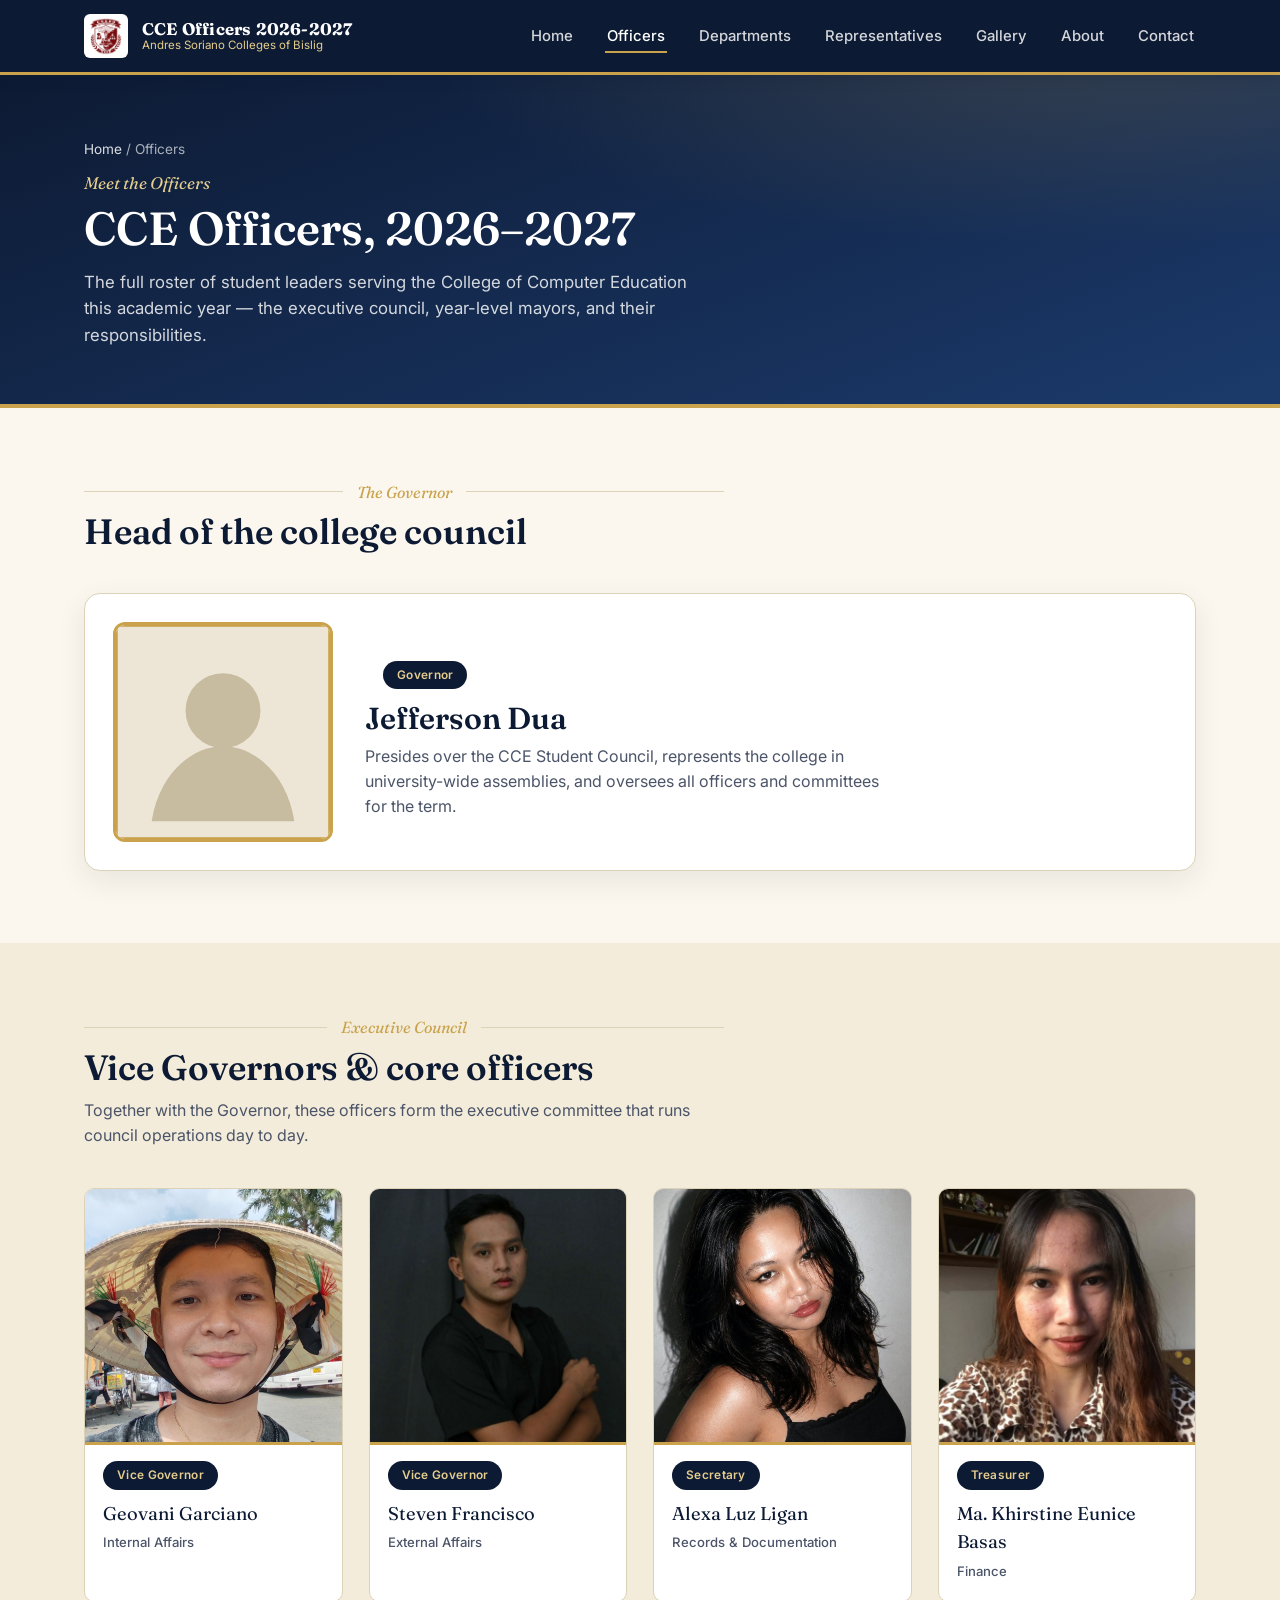
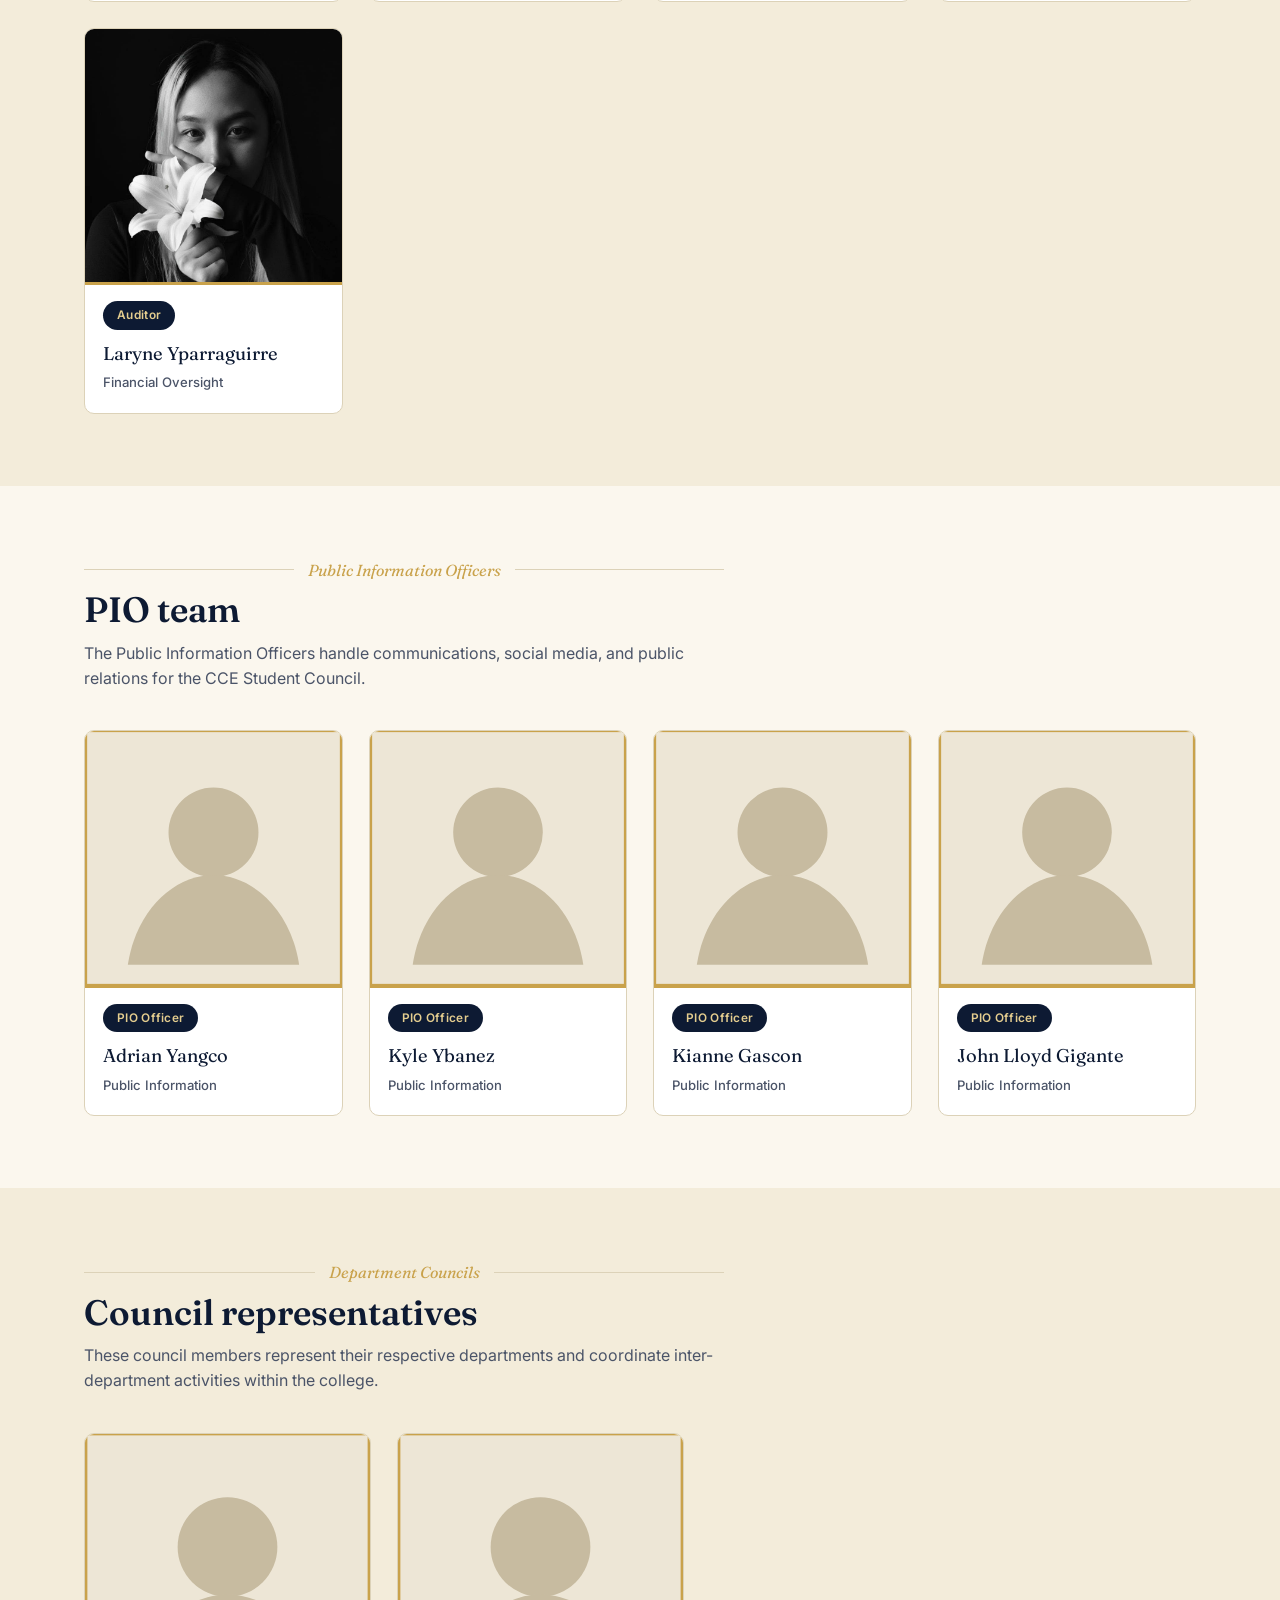
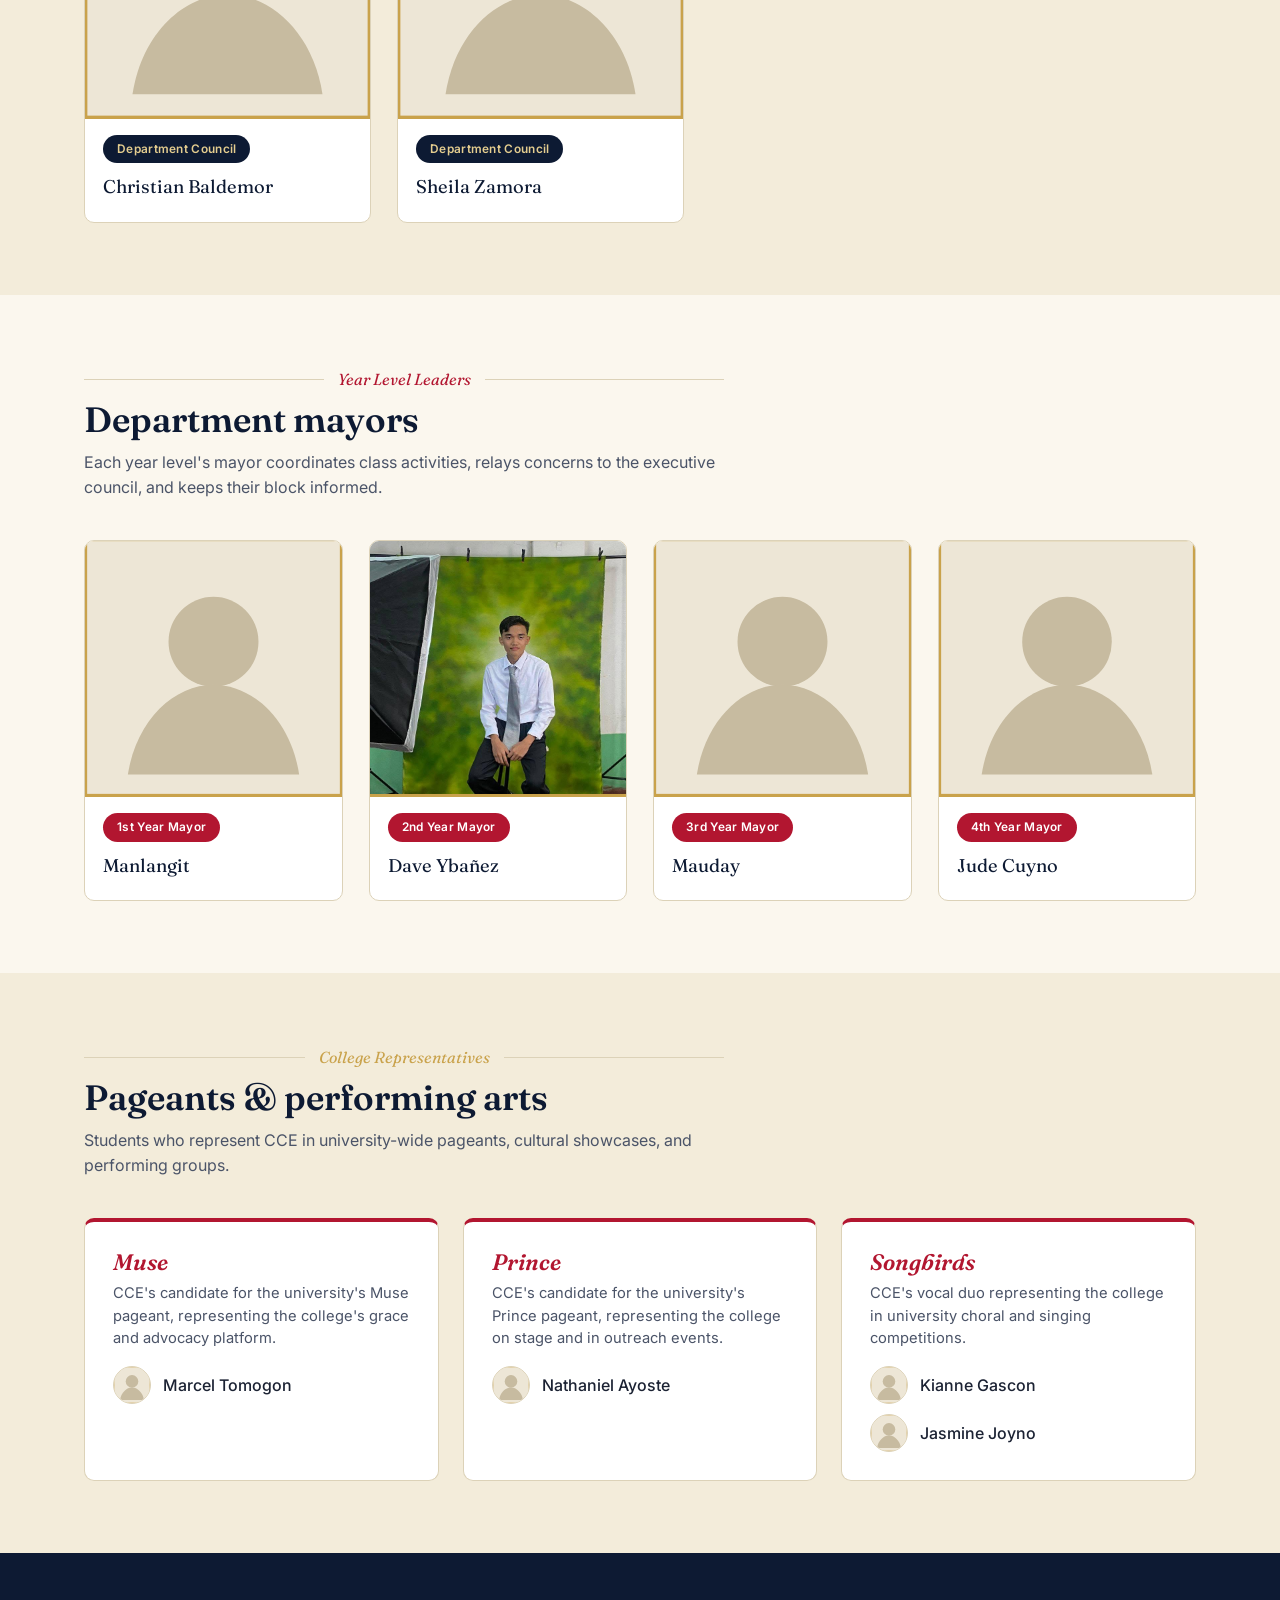
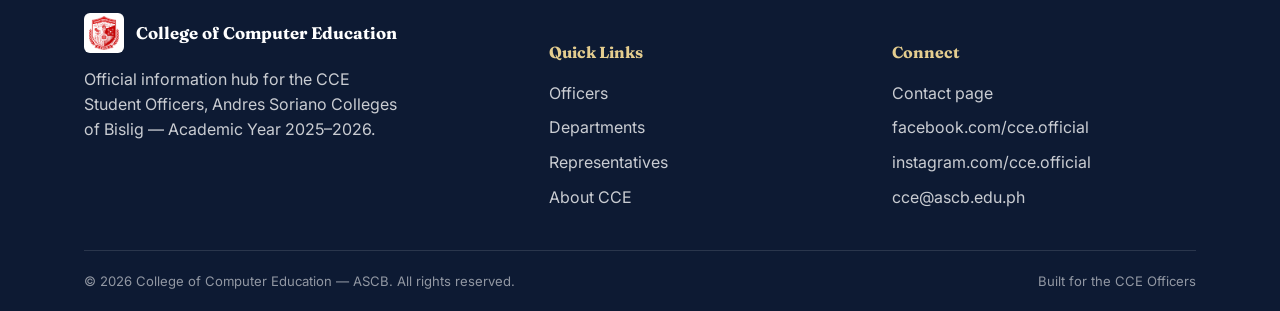
<file: officers.html>
<!DOCTYPE html>
<html lang="en">
<head>
<meta charset="UTF-8">
<meta name="viewport" content="width=device-width, initial-scale=1.0">
<title>Officers — CCE Officers 2026</title>
<link rel="icon" href="assets\department logo.png">
<link rel="stylesheet" href="css/style.css">
</head>
<body>

<header class="site-header">
  <nav class="nav">
    <a href="index.html" class="brand">
      <img src="assets\Student logo (2).png" alt="Andres Soriano Colleges of Bislig logo">
      <span class="brand-text"><strong>CCE Officers 2026-2027</strong><span>Andres Soriano Colleges of Bislig</span></span>
    </a>
    <button class="nav-toggle" aria-label="Toggle menu"><span></span></button>
    <ul class="nav-links">
      <li><a href="index.html">Home</a></li>
      <li><a href="officers.html">Officers</a></li>
      <li><a href="departments.html">Departments</a></li>
      <li><a href="representatives.html">Representatives</a></li>
      <li><a href="gallery.html">Gallery</a></li>
      <li><a href="about.html">About</a></li>
      <li><a href="contact.html">Contact</a></li>
    </ul>
  </nav>
</header>

<section class="page-hero">
  <div class="container">
    <div class="breadcrumb"><a href="index.html">Home</a> / Officers</div>
    <p class="kicker">Meet the Officers</p>
    <h1>CCE Officers, 2026–2027</h1>
    <p class="lede">The full roster of student leaders serving the College of Computer Education this academic year — the executive council, year-level mayors, and their responsibilities.</p>
  </div>
</section>

<section class="section">
  <div class="container">
    <div class="section-head">
      <div class="eyebrow-rule"><span style="font-family:var(--serif);font-style:italic;color:var(--gold-500)">The Governor</span></div>
      <h2>Head of the college council</h2>
    </div>
    <div class="leader-hero-card reveal">
      <div class="officer-photo"><img src="assets/officers/placeholder.svg" alt="Photo of Governor Jefferson Dua"></div>
      <div>
        <span class="officer-role">Governor</span>
        <h3 style="margin-top:12px;">Jefferson Dua</h3>
        <p style="color:var(--ink-600);margin-top:8px;max-width:520px;">Presides over the CCE Student Council, represents the college in university-wide assemblies, and oversees all officers and committees for the term.</p>
      </div>
    </div>
  </div>
</section>

<section class="section section-alt">
  <div class="container">
    <div class="section-head">
      <div class="eyebrow-rule"><span style="font-family:var(--serif);font-style:italic;color:var(--gold-500)">Executive Council</span></div>
      <h2>Vice Governors &amp; core officers</h2>
      <p>Together with the Governor, these officers form the executive committee that runs council operations day to day.</p>
    </div>

    <div class="officer-grid">
      <div class="officer-card reveal">
        <div class="officer-photo"><img src="assets\officers\geovani - vice.jpg" alt="Photo of Geovani Garciano"></div>
        <span class="officer-role">Vice Governor</span>
        <div class="officer-name">Geovani Garciano<small>Internal Affairs</small></div>
      </div>
      <div class="officer-card reveal">
        <div class="officer-photo"><img src="assets\officers\steven - vice.jpg" alt="Photo of Steven Francisco"></div>
        <span class="officer-role">Vice Governor</span>
        <div class="officer-name">Steven Francisco<small>External Affairs</small></div>
      </div>
      <div class="officer-card reveal">
        <div class="officer-photo"><img src="assets\officers\allie - secretary.jpg" alt="Photo of Alexa Luz Ligan"></div>
        <span class="officer-role">Secretary</span>
        <div class="officer-name">Alexa Luz Ligan<small>Records &amp; Documentation</small></div>
      </div>
      <div class="officer-card reveal">
        <div class="officer-photo"><img src="assets\officers\basas - treasurer.jpg" alt="Photo of Ma. Khirstine Eunice Basas"></div>
        <span class="officer-role">Treasurer</span>
        <div class="officer-name">Ma. Khirstine Eunice Basas<small>Finance</small></div>
      </div>
      <div class="officer-card reveal">
        <div class="officer-photo"><img src="assets\officers\laryn - auditor.jpg" alt="Photo of Laryne Yparraguirre"></div>
        <span class="officer-role">Auditor</span>
        <div class="officer-name">Laryne Yparraguirre<small>Financial Oversight</small></div>
      </div>
    </div>
  </div>
</section>

<section class="section">
  <div class="container">
    <div class="section-head">
      <div class="eyebrow-rule"><span style="font-family:var(--serif);font-style:italic;color:var(--gold-500)">Public Information Officers</span></div>
      <h2>PIO team</h2>
      <p>The Public Information Officers handle communications, social media, and public relations for the CCE Student Council.</p>
    </div>
    <div class="officer-grid">
      <div class="officer-card reveal">
        <div class="officer-photo"><img src="assets/officers/placeholder.svg" alt="Photo of PIO Officer"></div>
        <span class="officer-role">PIO Officer</span>
        <div class="officer-name">Adrian Yangco<small>Public Information</small></div>
      </div>
      <div class="officer-card reveal">
        <div class="officer-photo"><img src="assets/officers/placeholder.svg" alt="Photo of PIO Officer"></div>
        <span class="officer-role">PIO Officer</span>
        <div class="officer-name">Kyle Ybanez<small>Public Information</small></div>
      </div>
      <div class="officer-card reveal">
        <div class="officer-photo"><img src="assets/officers/placeholder.svg" alt="Photo of PIO Officer"></div>
        <span class="officer-role">PIO Officer</span>
        <div class="officer-name">Kianne Gascon<small>Public Information</small></div>
      </div>
      <div class="officer-card reveal">
        <div class="officer-photo"><img src="assets/officers/placeholder.svg" alt="Photo of PIO Officer"></div>
        <span class="officer-role">PIO Officer</span>
        <div class="officer-name">John Lloyd Gigante<small>Public Information</small></div>
      </div>
    </div>
  </div>
</section>

<section class="section section-alt">
  <div class="container">
    <div class="section-head">
      <div class="eyebrow-rule"><span style="font-family:var(--serif);font-style:italic;color:var(--gold-500)">Department Councils</span></div>
      <h2>Council representatives</h2>
      <p>These council members represent their respective departments and coordinate inter-department activities within the college.</p>
    </div>
    <div class="officer-grid" style="max-width:600px;grid-template-columns:repeat(2,1fr);">
      <div class="officer-card reveal">
        <div class="officer-photo"><img src="assets/officers/placeholder.svg" alt="Photo of Christian Baldemor"></div>
        <span class="officer-role">Department Council</span>
        <div class="officer-name">Christian Baldemor</div>
      </div>
      <div class="officer-card reveal">
        <div class="officer-photo"><img src="assets/officers/placeholder.svg" alt="Photo of Sheila Zamora"></div>
        <span class="officer-role">Department Council</span>
        <div class="officer-name">Sheila Zamora</div>
      </div>
    </div>
  </div>
</section>

<section class="section">
  <div class="container">
    <div class="section-head">
      <div class="eyebrow-rule"><span style="font-family:var(--serif);font-style:italic;color:var(--crimson-600)">Year Level Leaders</span></div>
      <h2>Department mayors</h2>
      <p>Each year level's mayor coordinates class activities, relays concerns to the executive council, and keeps their block informed.</p>
    </div>
    <div class="officer-grid">
      <div class="officer-card reveal">
        <div class="officer-photo"><img src="assets/officers/placeholder.svg" alt="Photo of Manlangit"></div>
        <span class="officer-role role-crimson">1st Year Mayor</span>
        <div class="officer-name">Manlangit</div>
      </div>
      <div class="officer-card reveal">
        <div class="officer-photo"><img src="assets\officers\dave - 2nd year.jpg" alt="Photo of Dave Ybañez"></div>
        <span class="officer-role role-crimson">2nd Year Mayor</span>
        <div class="officer-name">Dave Ybañez</div>
      </div>
      <div class="officer-card reveal">
        <div class="officer-photo"><img src="assets/officers/placeholder.svg" alt="Photo of Mauday, Mauday"></div>
        <span class="officer-role role-crimson">3rd Year Mayor</span>
        <div class="officer-name">Mauday</div>
      </div>
      <div class="officer-card reveal">
        <div class="officer-photo"><img src="assets/officers/placeholder.svg" alt="Photo of Jude Cuyno"></div>
        <span class="officer-role role-crimson">4th Year Mayor</span>
        <div class="officer-name">Jude Cuyno</div>
      </div>
    </div>
  </div>
</section>

<section class="section section-alt">
  <div class="container">
    <div class="section-head">
      <div class="eyebrow-rule"><span style="font-family:var(--serif);font-style:italic;color:var(--gold-500)">College Representatives</span></div>
      <h2>Pageants &amp; performing arts</h2>
      <p>Students who represent CCE in university-wide pageants, cultural showcases, and performing groups.</p>
    </div>
    <div class="org-grid">
      <div class="org-card reveal">
        <h3>Muse</h3>
        <p style="color:var(--ink-600);font-size:.92rem;margin-top:6px;">CCE's candidate for the university's Muse pageant, representing the college's grace and advocacy platform.</p>
        <ul>
          <li>
            <span class="org-avatar"><img src="assets/officers/placeholder.svg" alt="Photo of Marcel Tomogon"></span>
            Marcel Tomogon
          </li>
        </ul>
      </div>
      <div class="org-card reveal">
        <h3>Prince</h3>
        <p style="color:var(--ink-600);font-size:.92rem;margin-top:6px;">CCE's candidate for the university's Prince pageant, representing the college on stage and in outreach events.</p>
        <ul>
          <li>
            <span class="org-avatar"><img src="assets/officers/placeholder.svg" alt="Photo of Nathaniel Ayoste"></span>
            Nathaniel Ayoste
          </li>
        </ul>
      </div>
      <div class="org-card reveal">
        <h3>Songbirds</h3>
        <p style="color:var(--ink-600);font-size:.92rem;margin-top:6px;">CCE's vocal duo representing the college in university choral and singing competitions.</p>
        <ul>
          <li>
            <span class="org-avatar"><img src="assets/officers/placeholder.svg" alt="Photo of Kianne Gascon"></span>
            Kianne Gascon
          </li>
          <li>
            <span class="org-avatar"><img src="assets/officers/placeholder.svg" alt="Photo of Jasmine Joyno"></span>
            Jasmine Joyno
          </li>
        </ul>
      </div>
    </div>
  </div>
</section>


<footer class="site-footer">
  <div class="container">
    <div class="footer-grid">
      <div>
        <div class="footer-brand">
          <img src="assets\department logo.png" alt="ASCB logo">
          <strong>College of Computer Education</strong>
        </div>
        <p style="max-width:320px;">Official information hub for the CCE Student Officers, Andres Soriano Colleges of Bislig — Academic Year 2025–2026.</p>
      </div>
      <div>
        <h5>Quick Links</h5>
        <ul>
          <li><a href="officers.html">Officers</a></li>
          <li><a href="departments.html">Departments</a></li>
          <li><a href="representatives.html">Representatives</a></li>
          <li><a href="about.html">About CCE</a></li>
        </ul>
      </div>
      <div>
        <h5>Connect</h5>
        <ul>
          <li><a href="contact.html">Contact page</a></li>
          <li><a href="#">facebook.com/cce.official</a></li>
          <li><a href="#">instagram.com/cce.official</a></li>
          <li><a href="mailto:cce@ascb.edu.ph">cce@ascb.edu.ph</a></li>
        </ul>
      </div>
    </div>
    <div class="footer-bottom">
      <span>&copy; 2026 College of Computer Education — ASCB. All rights reserved.</span>
      <span>Built for the CCE Officers</span>
    </div>
  </div>
</footer>

<button class="back-to-top" aria-label="Back to top">
  <svg width="20" height="20" viewBox="0 0 24 24" fill="none" stroke="currentColor" stroke-width="2.5" stroke-linecap="round" stroke-linejoin="round"><path d="M18 15l-6-6-6 6"/></svg>
</button>

<script src="js/main.js"></script>
</body>
</html>
</file>
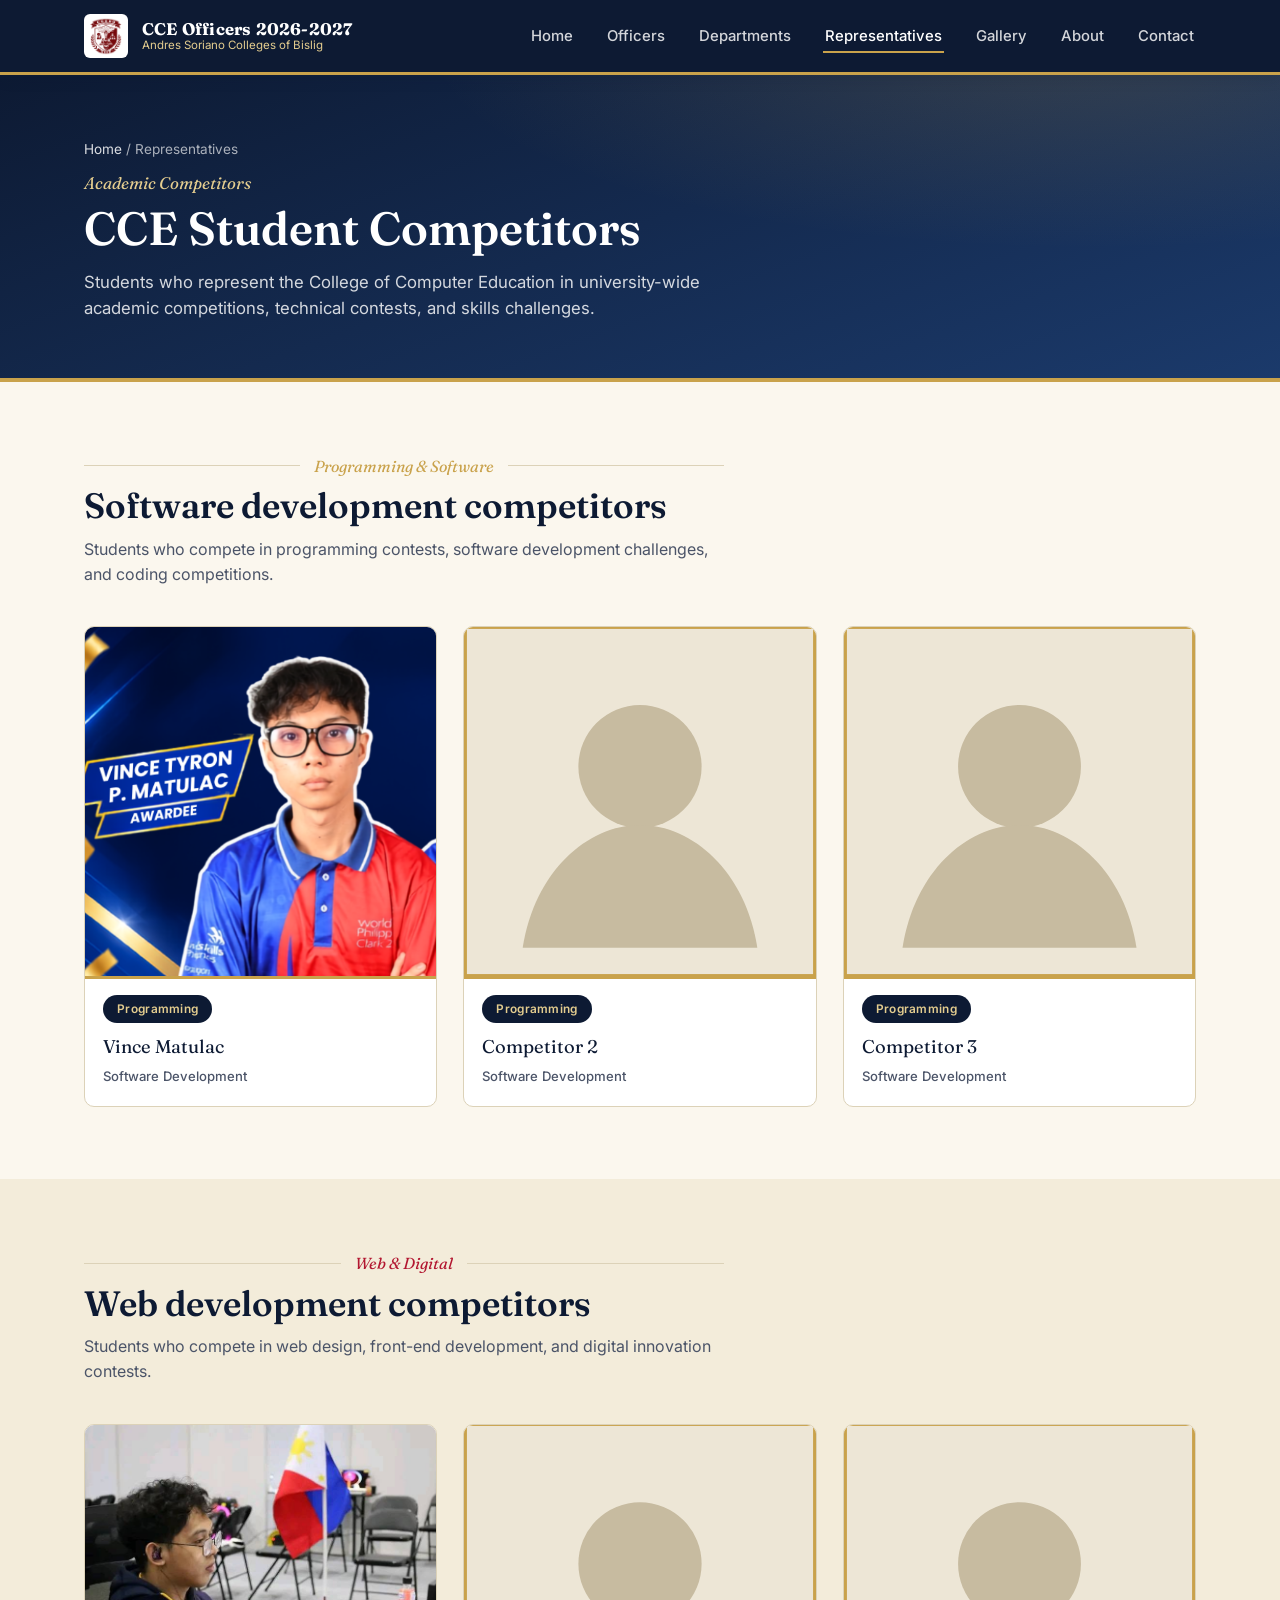
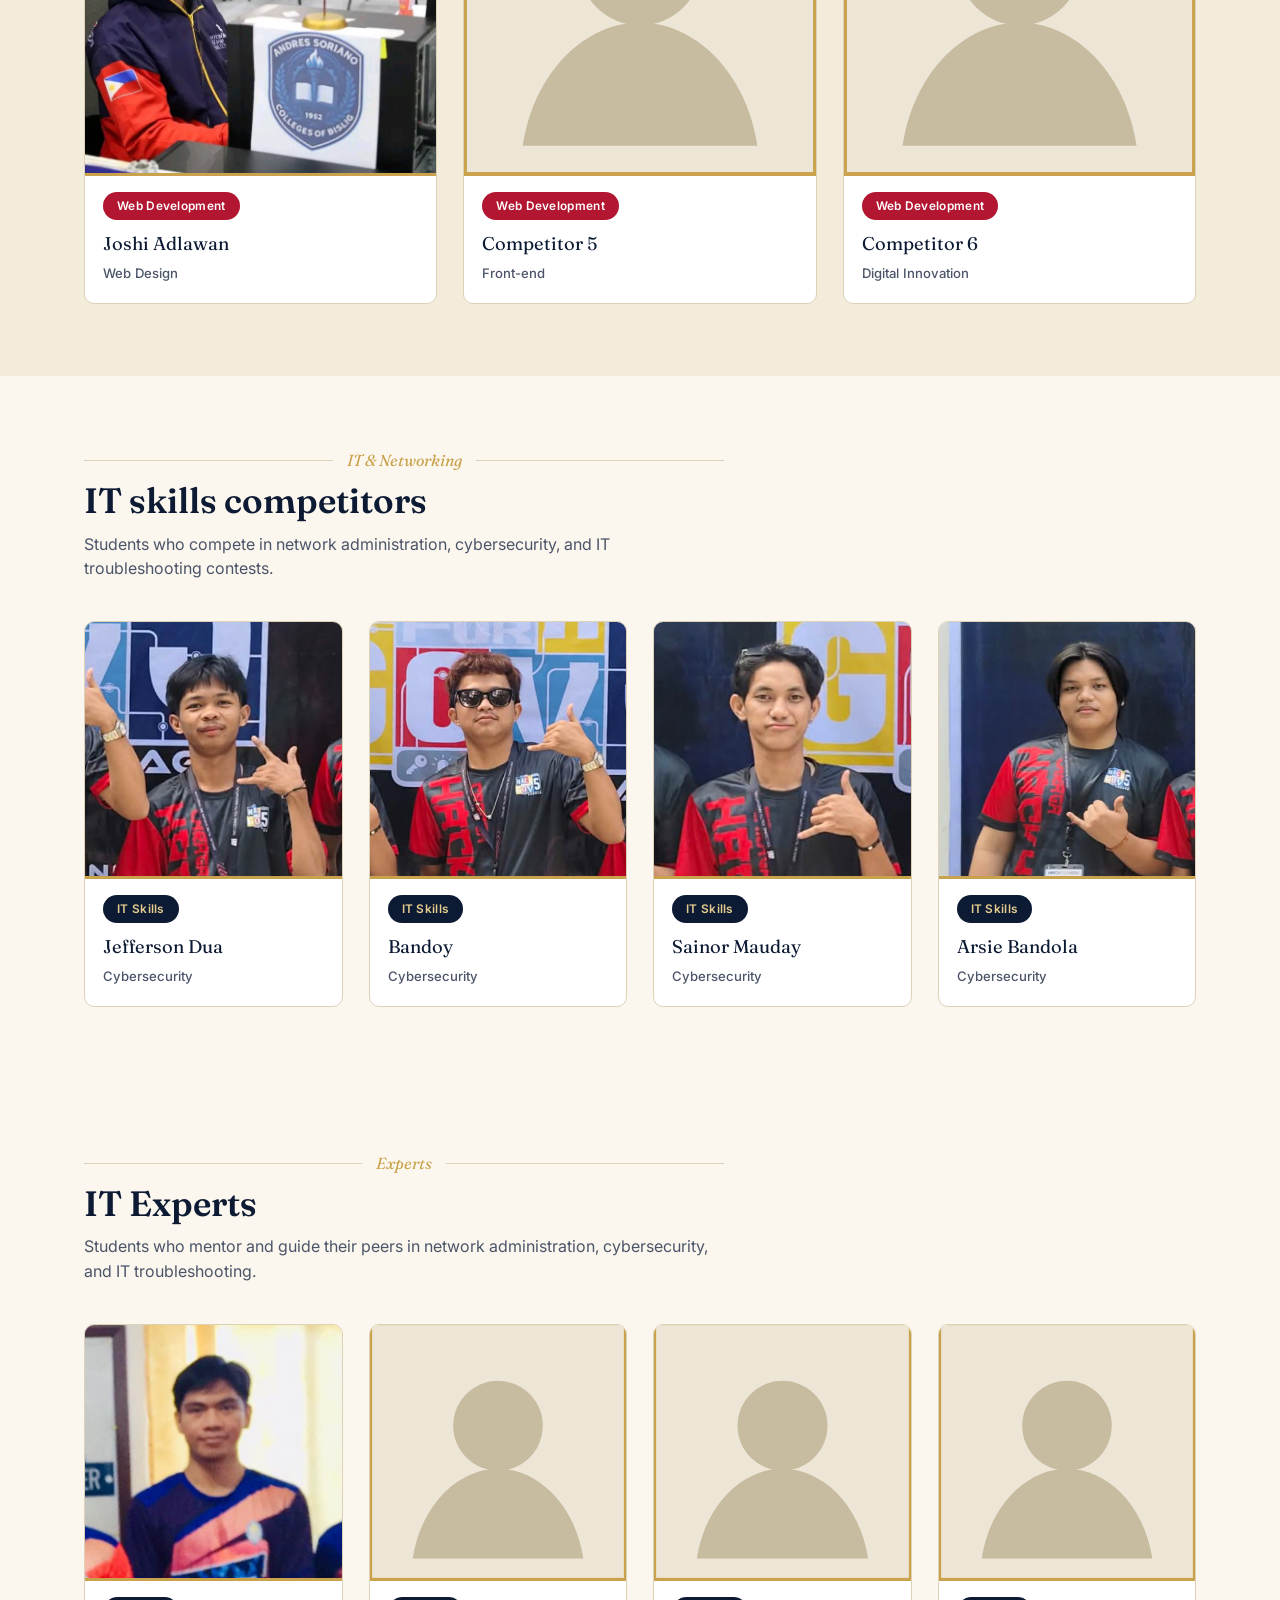
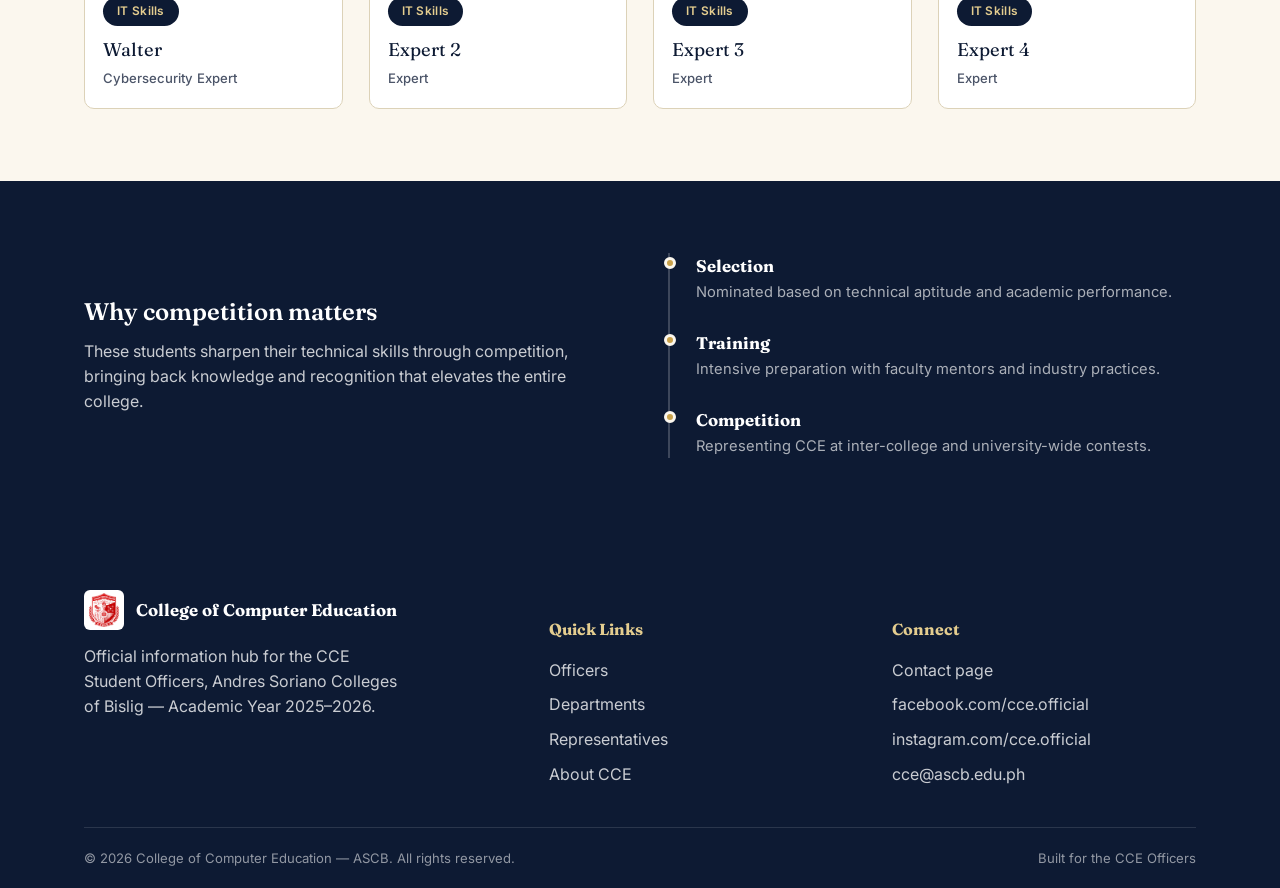
<file: representatives.html>
<!DOCTYPE html>
<html lang="en">
<head>
<meta charset="UTF-8">
<meta name="viewport" content="width=device-width, initial-scale=1.0">
<title>Representatives — CCE Officers 2026</title>
<link rel="icon" href="assets\department logo.png">
<link rel="stylesheet" href="css/style.css">
</head>
<body>

<header class="site-header">
  <nav class="nav">
    <a href="index.html" class="brand">
      <img src="assets\Student logo (2).png" alt="Andres Soriano Colleges of Bislig logo">
      <span class="brand-text"><strong>CCE Officers 2026-2027</strong><span>Andres Soriano Colleges of Bislig</span></span>
    </a>
    <button class="nav-toggle" aria-label="Toggle menu"><span></span></button>
    <ul class="nav-links">
      <li><a href="index.html">Home</a></li>
      <li><a href="officers.html">Officers</a></li>
      <li><a href="departments.html">Departments</a></li>
      <li><a href="representatives.html">Representatives</a></li>
      <li><a href="gallery.html">Gallery</a></li>
      <li><a href="about.html">About</a></li>
      <li><a href="contact.html">Contact</a></li>
    </ul>
  </nav>
</header>

<section class="page-hero">
  <div class="container">
    <div class="breadcrumb"><a href="index.html">Home</a> / Representatives</div>
    <p class="kicker">Academic Competitors</p>
    <h1>CCE Student Competitors</h1>
    <p class="lede">Students who represent the College of Computer Education in university-wide academic competitions, technical contests, and skills challenges.</p>
  </div>
</section>

<section class="section">
  <div class="container">
    <div class="section-head">
      <div class="eyebrow-rule"><span style="font-family:var(--serif);font-style:italic;color:var(--gold-500)">Programming &amp; Software</span></div>
      <h2>Software development competitors</h2>
      <p>Students who compete in programming contests, software development challenges, and coding competitions.</p>
    </div>
    <div class="officer-grid">
      <div class="officer-card reveal">
        <div class="officer-photo"><img src="assets\vince.png" alt="Photo of Competitor"></div>
        <span class="officer-role">Programming</span>
        <div class="officer-name">Vince Matulac<small>Software Development</small></div>
      </div>
      <div class="officer-card reveal">
        <div class="officer-photo"><img src="assets/officers/placeholder.svg" alt="Photo of Competitor"></div>
        <span class="officer-role">Programming</span>
        <div class="officer-name">Competitor 2<small>Software Development</small></div>
      </div>
      <div class="officer-card reveal">
        <div class="officer-photo"><img src="assets/officers/placeholder.svg" alt="Photo of Competitor"></div>
        <span class="officer-role">Programming</span>
        <div class="officer-name">Competitor 3<small>Software Development</small></div>
      </div>
    </div>
  </div>
</section>

<section class="section section-alt">
  <div class="container">
    <div class="section-head">
      <div class="eyebrow-rule"><span style="font-family:var(--serif);font-style:italic;color:var(--crimson-600)">Web &amp; Digital</span></div>
      <h2>Web development competitors</h2>
      <p>Students who compete in web design, front-end development, and digital innovation contests.</p>
    </div>
    <div class="officer-grid">
      <div class="officer-card reveal">
        <div class="officer-photo"><img src="assets\adlawan.jpg" alt="Photo of Competitor"></div>
        <span class="officer-role role-crimson">Web Development</span>
        <div class="officer-name">Joshi Adlawan<small>Web Design</small></div>
      </div>
      <div class="officer-card reveal">
        <div class="officer-photo"><img src="assets/officers/placeholder.svg" alt="Photo of Competitor"></div>
        <span class="officer-role role-crimson">Web Development</span>
        <div class="officer-name">Competitor 5<small>Front-end</small></div>
      </div>
      <div class="officer-card reveal">
        <div class="officer-photo"><img src="assets/officers/placeholder.svg" alt="Photo of Competitor"></div>
        <span class="officer-role role-crimson">Web Development</span>
        <div class="officer-name">Competitor 6<small>Digital Innovation</small></div>
      </div>
    </div>
  </div>
</section>

<section class="section">
  <div class="container">
    <div class="section-head">
      <div class="eyebrow-rule"><span style="font-family:var(--serif);font-style:italic;color:var(--gold-500)">IT &amp; Networking</span></div>
      <h2>IT skills competitors</h2>
      <p>Students who compete in network administration, cybersecurity, and IT troubleshooting contests.</p>
    </div>
    <div class="officer-grid">
      <div class="officer-card reveal">
        <div class="officer-photo"><img src="assets\DUA.png" alt="Photo of Competitor"></div>
        <span class="officer-role">IT Skills</span>
        <div class="officer-name">Jefferson Dua<small>Cybersecurity</small></div>
      </div>
      <div class="officer-card reveal">
        <div class="officer-photo"><img src="assets\BANDOY.png" alt="Photo of Competitor"></div>
        <span class="officer-role">IT Skills</span>
        <div class="officer-name">Bandoy<small>Cybersecurity</small></div>
      </div>
            <div class="officer-card reveal">
        <div class="officer-photo"><img src="assets\mauday.png" alt="Photo of Competitor"></div>
        <span class="officer-role">IT Skills</span>
        <div class="officer-name">Sainor Mauday<small>Cybersecurity</small></div>
      </div>
            <div class="officer-card reveal">
        <div class="officer-photo"><img src="assets\arsie.png" alt="Photo of Competitor"></div>
        <span class="officer-role">IT Skills</span>
        <div class="officer-name">Arsie Bandola<small>Cybersecurity</small></div>
      </div>
    </div>
  </div>
</section>

<section class="section">
  <div class="container">
    <div class="section-head">
      <div class="eyebrow-rule"><span style="font-family:var(--serif);font-style:italic;color:var(--gold-500)">Experts</span></div>
      <h2>IT Experts</h2>
      <p>Students who mentor and guide their peers in network administration, cybersecurity, and IT troubleshooting.</p>
    </div>
    <div class="officer-grid">
      <div class="officer-card reveal">
        <div class="officer-photo"><img src="assets\walter.png" alt="Photo of Competitor"></div>
        <span class="officer-role">IT Skills</span>
        <div class="officer-name">Walter<small>Cybersecurity Expert</small></div>
      </div>
      <div class="officer-card reveal">
        <div class="officer-photo"><img src="assets/officers/placeholder.svg" alt="Photo of Competitor"></div>
        <span class="officer-role">IT Skills</span>
        <div class="officer-name">Expert 2<small>Expert</small></div>
      </div>
            <div class="officer-card reveal">
        <div class="officer-photo"><img src="assets/officers/placeholder.svg" alt="Photo of Competitor"></div>
        <span class="officer-role">IT Skills</span>
        <div class="officer-name">Expert 3<small>Expert</small></div>
      </div>
            <div class="officer-card reveal">
        <div class="officer-photo"><img src="assets/officers/placeholder.svg" alt="Photo of Competitor"></div>
        <span class="officer-role">IT Skills</span>
        <div class="officer-name">Expert 4<small>Expert</small></div>
      </div>
    </div>
  </div>
</section>

<section class="section section-navy">
  <div class="container">
    <div class="split">
      <div class="reveal-left">
        <h2 style="color:#fff;">Why competition matters</h2>
        <p style="color:rgba(255,255,255,0.78);margin-top:14px;">These students sharpen their technical skills through competition, bringing back knowledge and recognition that elevates the entire college.</p>
      </div>
      <div class="reveal-right">
        <ul class="timeline" style="border-color:rgba(255,255,255,0.2);">
          <li><strong style="color:#fff;">Selection</strong><span style="color:rgba(255,255,255,0.65);">Nominated based on technical aptitude and academic performance.</span></li>
          <li><strong style="color:#fff;">Training</strong><span style="color:rgba(255,255,255,0.65);">Intensive preparation with faculty mentors and industry practices.</span></li>
          <li><strong style="color:#fff;">Competition</strong><span style="color:rgba(255,255,255,0.65);">Representing CCE at inter-college and university-wide contests.</span></li>
        </ul>
      </div>
    </div>
  </div>
</section>

<footer class="site-footer">
  <div class="container">
    <div class="footer-grid">
      <div>
        <div class="footer-brand">
          <img src="assets\department logo.png" alt="ASCB logo">
          <strong>College of Computer Education</strong>
        </div>
        <p style="max-width:320px;">Official information hub for the CCE Student Officers, Andres Soriano Colleges of Bislig — Academic Year 2025–2026.</p>
      </div>
      <div>
        <h5>Quick Links</h5>
        <ul>
          <li><a href="officers.html">Officers</a></li>
          <li><a href="departments.html">Departments</a></li>
          <li><a href="representatives.html">Representatives</a></li>
          <li><a href="about.html">About CCE</a></li>
        </ul>
      </div>
      <div>
        <h5>Connect</h5>
        <ul>
          <li><a href="contact.html">Contact page</a></li>
          <li><a href="#">facebook.com/cce.official</a></li>
          <li><a href="#">instagram.com/cce.official</a></li>
          <li><a href="mailto:cce@ascb.edu.ph">cce@ascb.edu.ph</a></li>
        </ul>
      </div>
    </div>
    <div class="footer-bottom">
      <span>&copy; 2026 College of Computer Education — ASCB. All rights reserved.</span>
      <span>Built for the CCE Officers</span>
    </div>
  </div>
</footer>

<button class="back-to-top" aria-label="Back to top">
  <svg width="20" height="20" viewBox="0 0 24 24" fill="none" stroke="currentColor" stroke-width="2.5" stroke-linecap="round" stroke-linejoin="round"><path d="M18 15l-6-6-6 6"/></svg>
</button>

<script src="js/main.js"></script>
</body>
</html>
</file>
<file: css/style.css>
/* =========================================================
   CCE OFFICERS 2026 — shared stylesheet
   Andres Soriano Colleges of Bislig — College of Computer Education
   ========================================================= */

@import url('https://fonts.googleapis.com/css2?family=Fraunces:opsz,wght@9..144,400;9..144,500;9..144,600;9..144,700&family=Inter:wght@400;500;600;700&display=swap');

:root{
  --navy-900:#0D1A33;
  --navy-800:#132A50;
  --navy-700:#1B3A6B;
  --gold-500:#C9A24B;
  --gold-300:#E4CD8F;
  --crimson-600:#B21630;
  --crimson-700:#8F1026;
  --cream-100:#FBF7EE;
  --cream-200:#F3ECDA;
  --ink-900:#1B2233;
  --ink-600:#4B5468;
  --paper:#FFFFFF;
  --line:#DCD2B8;

  --serif: 'Fraunces', Georgia, serif;
  --sans: 'Inter', -apple-system, BlinkMacSystemFont, sans-serif;

  --container: 1160px;
  --radius: 10px;
  --shadow-soft: 0 10px 30px rgba(13,26,51,0.08);
}

*, *::before, *::after{ box-sizing: border-box; }
html{ scroll-behavior: smooth; }
body{
  margin:0;
  font-family: var(--sans);
  color: var(--ink-900);
  background: var(--cream-100);
  line-height: 1.55;
}
img{ max-width:100%; display:block; }
a{ color:inherit; text-decoration:none; }
ul{ margin:0; padding:0; list-style:none; }
h1,h2,h3,h4{ font-family: var(--serif); margin:0; line-height:1.15; font-weight:600; color: var(--navy-900); }
p{ margin:0; }

:focus-visible{ outline: 3px solid var(--gold-500); outline-offset: 2px; }

.container{
  max-width: var(--container);
  margin: 0 auto;
  padding: 0 24px;
}

.eyebrow-rule{
  display:flex; align-items:center; gap:14px;
  color: var(--gold-500);
}
.eyebrow-rule::before, .eyebrow-rule::after{
  content:""; flex:1; height:1px; background: var(--line);
}

/* ---------- Buttons ---------- */
.btn{
  display:inline-flex; align-items:center; justify-content:center;
  gap:8px; padding: 13px 26px; border-radius: 999px;
  font-family: var(--sans); font-weight:600; font-size: 0.95rem;
  border: 1.5px solid transparent; cursor:pointer; transition: all .18s ease;
}
.btn-primary{ background: var(--gold-500); color: var(--navy-900); }
.btn-primary:hover{ background: var(--gold-300); }
.btn-outline{ border-color: rgba(255,255,255,0.55); color: var(--paper); }
.btn-outline:hover{ background: rgba(255,255,255,0.12); }
.btn-dark{ background: var(--navy-900); color: var(--paper); }
.btn-dark:hover{ background: var(--navy-700); }

/* ---------- Header / Nav ---------- */
.site-header{
  position: sticky; top:0; z-index: 100;
  background: var(--navy-900);
  border-bottom: 3px solid var(--gold-500);
}
.nav{
  display:flex; align-items:center; justify-content:space-between;
  padding: 14px 24px; max-width: var(--container); margin: 0 auto;
}
.brand{ display:flex; align-items:center; gap:14px; color: var(--paper); }
.brand img{ height: 44px; width: 44px; object-fit: contain; border-radius: 6px; background:#fff; padding:3px; }
.brand-text{ display:flex; flex-direction:column; line-height:1.15; }
.brand-text strong{ font-family: var(--serif); font-size: 1.05rem; letter-spacing:.2px; }
.brand-text span{ font-size: .72rem; color: var(--gold-300); }

.nav-links{ display:flex; gap: 30px; align-items:center; }
.nav-links a{
  color: rgba(255,255,255,0.82); font-size: .93rem; font-weight:500;
  padding: 6px 2px; border-bottom: 2px solid transparent; transition: all .15s ease;
}
.nav-links a:hover{ color: var(--paper); }
.nav-links a.active{ color: var(--paper); border-bottom-color: var(--gold-500); }

.nav-toggle{
  display:none; background:none; border:none; cursor:pointer;
  width: 40px; height: 40px; position: relative;
}
.nav-toggle span, .nav-toggle span::before, .nav-toggle span::after{
  content:""; position:absolute; left:8px; right:8px; height:2px; background: var(--paper);
}
.nav-toggle span{ top:19px; }
.nav-toggle span::before{ top:-7px; }
.nav-toggle span::after{ top:7px; }

@media (max-width: 860px){
  .nav-links{
    position:absolute; top:100%; left:0; right:0;
    background: var(--navy-900); flex-direction:column; align-items:flex-start;
    padding: 10px 24px 22px; gap: 6px; border-bottom: 3px solid var(--gold-500);
    display:none;
  }
  .nav-links.open{ display:flex; }
  .nav-links a{ width:100%; padding: 10px 0; border-bottom: 1px solid rgba(255,255,255,0.08); }
  .nav-toggle{ display:block; }
}

/* ---------- Page hero (inner pages) ---------- */
.page-hero{
  background:
    radial-gradient(1100px 340px at 85% -10%, rgba(201,162,75,0.18), transparent 60%),
    linear-gradient(160deg, var(--navy-900), var(--navy-700));
  color: var(--paper);
  padding: 64px 0 56px;
  border-bottom: 4px solid var(--gold-500);
}
.page-hero .kicker{ color: var(--gold-300); font-family: var(--serif); font-size: 1.05rem; font-style:italic; }
.page-hero h1{ color: var(--paper); font-size: clamp(2rem, 4vw, 2.9rem); margin-top: 6px; }
.page-hero p.lede{ color: rgba(255,255,255,0.82); max-width: 620px; margin-top: 14px; font-size: 1.05rem; }

/* ---------- Home hero ---------- */
.hero{
  background:
    radial-gradient(900px 400px at 90% -10%, rgba(201,162,75,0.22), transparent 60%),
    linear-gradient(165deg, var(--navy-900) 0%, var(--navy-700) 100%);
  color: var(--paper);
  border-bottom: 4px solid var(--gold-500);
  overflow:hidden;
  position:relative;
}
.hero .container{
  display:grid; grid-template-columns: 1.15fr 0.85fr; gap: 48px;
  align-items:center; padding-top: 76px; padding-bottom: 70px;
}
.hero-crests{ display:flex; gap:10px; margin-bottom: 22px; }
.hero-crests img{ height:56px; width:56px; object-fit:contain; background:#fff; border-radius:8px; padding:5px; border:1px solid rgba(201,162,75,0.5); }
.hero h1{
  color: var(--paper); font-size: clamp(2.4rem, 5vw, 3.6rem);
  letter-spacing: .2px;
}
.hero h1 em{ font-style: italic; color: var(--gold-300); }
.hero .motto{
  margin-top:16px; font-family: var(--serif); font-style: italic;
  color: var(--gold-300); font-size: 1.15rem;
}
.hero p.lede{ color: rgba(255,255,255,0.82); max-width: 540px; margin-top: 18px; font-size: 1.06rem; }
.hero .cta-row{ display:flex; gap:14px; margin-top:32px; flex-wrap:wrap; }

.hero-emblem{
  position:relative; display:flex; align-items:center; justify-content:center;
  background: rgba(255,255,255,0.07);
  border-radius: 20px;
  padding: 20px;
  border: 1px solid rgba(201,162,75,0.15);
  backdrop-filter: blur(6px);
}
.hero-emblem .hero-logo{ width: 100%; max-width: 480px; height: auto; border-radius: 12px; }

@media (max-width: 900px){
  .hero .container{ grid-template-columns: 1fr; padding-top:52px; }
  .hero-emblem{ order:-1; max-width: 320px; margin: 0 auto 8px; }
  .hero-emblem .hero-logo{ max-width: 320px; }
}

/* ---------- Sections ---------- */
.section{ padding: 72px 0; }
.section-alt{ background: var(--cream-200); }
.section-navy{ background: var(--navy-900); color: var(--paper); }
.section-head{ max-width: 640px; margin-bottom: 40px; }
.section-head h2{ font-size: clamp(1.6rem, 3vw, 2.2rem); margin-top: 8px; }
.section-navy .section-head h2{ color: var(--paper); }
.section-head p{ color: var(--ink-600); margin-top: 10px; }
.section-navy .section-head p{ color: rgba(255,255,255,0.75); }

/* ---------- Officer cards ---------- */
.officer-grid{
  display:grid; gap: 26px;
  grid-template-columns: repeat(auto-fit, minmax(220px, 1fr));
}
.officer-card{
  background: var(--paper); border: 1px solid var(--line);
  border-radius: var(--radius); overflow:hidden;
  transition: transform .18s ease, box-shadow .18s ease;
}
.officer-card:hover{ transform: translateY(-4px); box-shadow: var(--shadow-soft); }
.officer-photo{
  aspect-ratio: 1/1; background: var(--cream-200);
  border-bottom: 3px solid var(--gold-500); overflow:hidden;
}
.officer-photo img{ width:100%; height:100%; object-fit:cover; }
.officer-role{
  display:inline-block; margin: 16px 18px 0; padding: 5px 14px;
  background: var(--navy-900); color: var(--gold-300);
  border-radius: 999px; font-size: .74rem; font-weight:600;
  letter-spacing: .3px;
}
.officer-role.role-crimson{ background: var(--crimson-600); color: #fff; }
.officer-name{ padding: 10px 18px 20px; font-family: var(--serif); font-size: 1.15rem; color: var(--navy-900); }
.officer-name small{ display:block; font-family: var(--sans); font-weight:500; color: var(--ink-600); font-size: .82rem; margin-top:4px; }

.leader-hero-card{
  display:grid; grid-template-columns: 220px 1fr; gap: 32px;
  background: var(--paper); border:1px solid var(--line); border-radius: 16px;
  padding: 28px; align-items:center; box-shadow: var(--shadow-soft);
}
.leader-hero-card .officer-photo{ border-radius: 12px; border: 3px solid var(--gold-500); aspect-ratio: 1/1; }
.leader-hero-card h3{ font-size: 1.9rem; }
@media (max-width: 640px){
  .leader-hero-card{ grid-template-columns: 1fr; text-align:center; }
  .leader-hero-card .officer-photo{ max-width: 200px; margin: 0 auto; }
}

/* ---------- Year-level / sequence cards ---------- */
.year-grid{
  display:grid; gap: 20px;
  grid-template-columns: repeat(auto-fit, minmax(220px, 1fr));
}
.year-card{
  background: var(--paper); border: 1px solid var(--line); border-radius: var(--radius);
  padding: 24px; position:relative;
}
.year-num{
  font-family: var(--serif); font-size: 2.2rem; color: var(--gold-500);
  line-height:1;
}
.year-card h4{ margin-top: 10px; font-size: 1.15rem; }
.year-card p{ color: var(--ink-600); font-size: .92rem; margin-top: 4px; }

/* ---------- Org group (representatives) ---------- */
.org-grid{
  display:grid; gap: 24px;
  grid-template-columns: repeat(auto-fit, minmax(260px, 1fr));
}
.org-card{
  background: var(--paper); border: 1px solid var(--line); border-radius: var(--radius);
  padding: 28px;
  border-top: 4px solid var(--crimson-600);
}
.org-card h3{ font-style: italic; color: var(--crimson-600); font-size: 1.4rem; }
.org-card ul{ margin-top: 16px; display:flex; flex-direction:column; gap: 10px; }
.org-card li{ display:flex; align-items:center; gap:12px; font-weight:500; }
.org-avatar{ width:38px; height:38px; border-radius:50%; overflow:hidden; background: var(--cream-200); border: 1px solid var(--line); flex:none; }
.org-avatar img{ width:100%; height:100%; object-fit:cover; }

/* ---------- Department cards ---------- */
.dept-grid{ display:grid; gap: 24px; grid-template-columns: repeat(auto-fit, minmax(280px,1fr)); }
.dept-card{
  background: var(--paper); border:1px solid var(--line); border-radius: var(--radius);
  padding: 30px; display:flex; flex-direction:column; gap: 12px;
}
.dept-icon{
  width: 52px; height:52px; border-radius: 12px; background: var(--navy-900);
  display:flex; align-items:center; justify-content:center; color: var(--gold-300);
}
.dept-card h3{ font-size: 1.25rem; }
.dept-card p{ color: var(--ink-600); font-size: .95rem; }
.dept-tags{ display:flex; flex-wrap:wrap; gap:8px; margin-top:6px; }
.dept-tags span{ font-size:.76rem; background: var(--cream-200); border:1px solid var(--line); padding:4px 10px; border-radius:999px; color: var(--ink-600); }

/* ---------- Two column feature ---------- */
.split{
  display:grid; grid-template-columns: 1fr 1fr; gap: 56px; align-items:center;
}
.split img, .split .art{ border-radius: 14px; }
@media (max-width: 820px){ .split{ grid-template-columns: 1fr; } }

.timeline{ border-left: 2px solid var(--line); padding-left: 26px; display:flex; flex-direction:column; gap: 26px; }
.timeline li{ position:relative; }
.timeline li::before{
  content:""; position:absolute; left:-32px; top:4px; width:12px; height:12px;
  border-radius:50%; background: var(--gold-500); border: 3px solid var(--cream-100);
}
.timeline strong{ display:block; font-family: var(--serif); color: var(--navy-900); font-size:1.05rem; }
.timeline span{ color: var(--ink-600); font-size:.92rem; }

/* value / mission cards */
.value-grid{ display:grid; gap: 20px; grid-template-columns: repeat(auto-fit,minmax(200px,1fr)); }
.value-card{ text-align:left; padding: 22px; border: 1px solid var(--line); border-radius: var(--radius); background: var(--paper); }
.value-card h4{ font-size: 1.05rem; }
.value-card p{ font-size: .9rem; color: var(--ink-600); margin-top:6px; }

/* ---------- Contact ---------- */
.contact-grid{ display:grid; grid-template-columns: 1fr 1fr; gap: 48px; }
@media (max-width: 820px){ .contact-grid{ grid-template-columns: 1fr; } }
.contact-info-list{ display:flex; flex-direction:column; gap:20px; margin-top: 26px; }
.contact-info-item{ display:flex; gap:16px; align-items:flex-start; }
.contact-icon{
  width:42px; height:42px; border-radius:10px; background: var(--navy-900); color: var(--gold-300);
  display:flex; align-items:center; justify-content:center; flex:none;
}
.contact-info-item strong{ display:block; font-family: var(--serif); color: var(--navy-900); }
.contact-info-item span{ color: var(--ink-600); font-size: .93rem; }

.social-row{ display:flex; gap:12px; margin-top: 22px; }
.social-row a{
  width: 42px; height:42px; border-radius:50%; background: var(--navy-900); color: var(--gold-300);
  display:flex; align-items:center; justify-content:center; transition: background .15s ease;
}
.social-row a:hover{ background: var(--crimson-600); color:#fff; }

.form-card{ background: var(--paper); border:1px solid var(--line); border-radius: 16px; padding: 32px; box-shadow: var(--shadow-soft); }
.form-row{ display:flex; flex-direction:column; gap:6px; margin-bottom: 18px; }
.form-row label{ font-size: .85rem; font-weight:600; color: var(--navy-900); }
.form-row input, .form-row textarea, .form-row select{
  border: 1.5px solid var(--line); border-radius: 8px; padding: 11px 14px;
  font-family: var(--sans); font-size: .95rem; background: var(--cream-100);
}
.form-row input:focus, .form-row textarea:focus{ outline:2px solid var(--gold-500); background: var(--paper); }
.form-two{ display:grid; grid-template-columns: 1fr 1fr; gap: 16px; }
@media (max-width:520px){ .form-two{ grid-template-columns: 1fr; } }

/* ---------- Map placeholder ---------- */
.map-box{
  border-radius: 14px; overflow:hidden; border: 1px solid var(--line);
  height: 260px; background: var(--cream-200);
  display:flex; align-items:center; justify-content:center; color: var(--ink-600);
  text-align:center; padding: 20px; margin-top: 26px;
}

/* ---------- Gallery ---------- */
.gallery-grid{
  display: grid;
  grid-template-columns: repeat(auto-fill, minmax(280px, 1fr));
  gap: 20px;
}
.gallery-item{
  position: relative; border-radius: 12px; overflow: hidden;
  background: var(--cream-200); border: 1px solid var(--line);
  transition: transform .2s ease, box-shadow .2s ease;
}
.gallery-item:hover{ transform: translateY(-4px); box-shadow: var(--shadow-soft); }
.gallery-item img{ width:100%; height:100%; object-fit:cover; display:block; min-height:200px; }
.gallery-item.gallery-wide{ grid-column: span 2; }
.gallery-caption{
  position: absolute; bottom: 0; left: 0; right: 0;
  background: linear-gradient(transparent, rgba(13,26,51,0.85));
  color: #fff; padding: 40px 16px 14px;
  font-size: .85rem;
}
.gallery-caption strong{ display: block; font-size: .95rem; margin-bottom: 2px; }
.gallery-caption span{ color: rgba(255,255,255,0.7); font-size: .8rem; }

@media (max-width: 640px){
  .gallery-item.gallery-wide{ grid-column: span 1; }
}

/* ---------- Footer ---------- */
.site-footer{ background: var(--navy-900); color: rgba(255,255,255,0.78); padding-top: 60px; }
.footer-grid{ display:grid; grid-template-columns: 1.4fr 1fr 1fr; gap: 40px; padding-bottom: 40px; border-bottom: 1px solid rgba(255,255,255,0.12); }
@media (max-width: 720px){ .footer-grid{ grid-template-columns: 1fr; } }
.footer-brand{ display:flex; gap:12px; align-items:center; margin-bottom: 14px; }
.footer-brand img{ height:40px; width:40px; object-fit:contain; background:#fff; border-radius:6px; padding:3px; }
.footer-brand strong{ font-family: var(--serif); color:#fff; font-size:1.05rem; }
.site-footer h5{ color: var(--gold-300); font-family: var(--serif); font-size: 1rem; margin-bottom: 16px; }
.site-footer ul{ display:flex; flex-direction:column; gap:10px; }
.site-footer a:hover{ color: var(--gold-300); }
.footer-bottom{ padding: 20px 0; display:flex; justify-content:space-between; flex-wrap:wrap; gap:10px; font-size:.82rem; color: rgba(255,255,255,0.55); }

/* ---------- Misc ---------- */
.badge-strip{ display:flex; gap:10px; flex-wrap:wrap; }
.badge{ font-size:.78rem; padding: 6px 14px; border-radius:999px; border:1px solid var(--gold-500); color: var(--gold-500); }
.section-navy .badge{ color: var(--gold-300); border-color: var(--gold-300); }

.quote-block{
  border-left: 4px solid var(--gold-500); padding-left: 22px; font-family: var(--serif);
  font-style: italic; font-size: 1.2rem; color: var(--navy-900);
}

.breadcrumb{ font-size:.85rem; color: rgba(255,255,255,0.65); margin-bottom: 10px; }
.breadcrumb a{ color: rgba(255,255,255,0.85); }
.breadcrumb a:hover{ color: var(--gold-300); }

/* =========================================================
   ENHANCEMENTS — Animations, Polish & Micro-interactions
   Progressive enhancement: reveal styles only apply once JS
   adds `js-enabled` to <html>, so content is never hidden
   when scripts are unavailable.
   ========================================================= */

/* ---------- Scroll reveal ---------- */
html.js-enabled .reveal{
  opacity: 0;
  transform: translateY(32px);
  transition: opacity .65s cubic-bezier(.4,0,.2,1), transform .65s cubic-bezier(.4,0,.2,1);
}
html.js-enabled .reveal.visible{ opacity: 1; transform: translateY(0); }
html.js-enabled .reveal-left{
  opacity: 0;
  transform: translateX(-40px);
  transition: opacity .65s cubic-bezier(.4,0,.2,1), transform .65s cubic-bezier(.4,0,.2,1);
}
html.js-enabled .reveal-left.visible{ opacity: 1; transform: translateX(0); }
html.js-enabled .reveal-right{
  opacity: 0;
  transform: translateX(40px);
  transition: opacity .65s cubic-bezier(.4,0,.2,1), transform .65s cubic-bezier(.4,0,.2,1);
}
html.js-enabled .reveal-right.visible{ opacity: 1; transform: translateX(0); }
html.js-enabled .reveal-scale{
  opacity: 0;
  transform: scale(.92);
  transition: opacity .65s cubic-bezier(.4,0,.2,1), transform .65s cubic-bezier(.4,0,.2,1);
}
html.js-enabled .reveal-scale.visible{ opacity: 1; transform: scale(1); }

/* Stagger helpers — optional manual delay classes (JS auto-staggers
   sibling groups; these are for one-off tweaks). */
html.js-enabled .reveal-delay-1{ transition-delay: .1s; }
html.js-enabled .reveal-delay-2{ transition-delay: .2s; }
html.js-enabled .reveal-delay-3{ transition-delay: .3s; }
html.js-enabled .reveal-delay-4{ transition-delay: .4s; }
html.js-enabled .reveal-delay-5{ transition-delay: .5s; }

@media (prefers-reduced-motion: reduce){
  html.js-enabled .reveal,
  html.js-enabled .reveal-left,
  html.js-enabled .reveal-right,
  html.js-enabled .reveal-scale{
    opacity: 1 !important;
    transform: none !important;
    transition: none !important;
  }
  .hero-copy, .hero-emblem, .hero-crests img{ animation: none !important; }
  html{ scroll-behavior: auto; }
}

/* ---------- Hero entrance animation ---------- */
@keyframes heroCopyIn{
  from{ opacity: 0; transform: translateY(28px); }
  to{ opacity: 1; transform: translateY(0); }
}
@keyframes heroEmblemIn{
  from{ opacity: 0; transform: scale(.9); }
  to{ opacity: 1; transform: scale(1); }
}
@keyframes crestPopIn{
  from{ opacity: 0; transform: scale(.7); }
  to{ opacity: 1; transform: scale(1); }
}
.hero-copy{ animation: heroCopyIn .8s cubic-bezier(.4,0,.2,1) both; }
.hero-emblem{ animation: heroEmblemIn .8s .2s cubic-bezier(.4,0,.2,1) both; }
.hero-crests img{ animation: crestPopIn .5s cubic-bezier(.4,0,.2,1) both; }
.hero-crests img:nth-child(2){ animation-delay: .15s; }

/* ---------- Hover micro-interactions ---------- */

/* Nav links — animated gold underline */
.nav-links a{ position: relative; }
.nav-links a::after{
  content: ""; position: absolute; left: 0; bottom: -2px;
  width: 0; height: 2px; background: var(--gold-500);
  transition: width .25s cubic-bezier(.4,0,.2,1);
}
.nav-links a:hover::after,
.nav-links a.active::after{ width: 100%; }
.nav-links a.active{ border-bottom-color: transparent; }

/* Buttons — gentle lift */
.btn{ transition: all .22s cubic-bezier(.4,0,.2,1); }
.btn:hover{ transform: translateY(-2px); box-shadow: 0 8px 20px rgba(13,26,51,.18); }
.btn:active{ transform: translateY(0) scale(.98); }

/* Cards — consistent lift + shadow */
.officer-card, .year-card, .dept-card, .org-card, .value-card, .leader-hero-card{
  transition: transform .25s cubic-bezier(.4,0,.2,1), box-shadow .25s cubic-bezier(.4,0,.2,1), border-color .25s ease;
}
.officer-card:hover{ transform: translateY(-6px); box-shadow: 0 14px 36px rgba(13,26,51,.14); border-color: var(--gold-500); }
.year-card:hover{ transform: translateY(-4px); box-shadow: 0 10px 28px rgba(13,26,51,.1); }
.dept-card:hover{ transform: translateY(-5px); box-shadow: 0 12px 30px rgba(13,26,51,.1); }
.org-card:hover{ transform: translateY(-5px); box-shadow: 0 12px 30px rgba(13,26,51,.1); }
.value-card:hover{ transform: translateY(-4px); box-shadow: 0 10px 26px rgba(13,26,51,.09); }
.leader-hero-card:hover{ transform: translateY(-3px); box-shadow: 0 16px 40px rgba(13,26,51,.12); }

/* Officer photo — gold rail turns crimson on card hover */
.officer-photo{ transition: border-color .25s ease; }
.officer-card:hover .officer-photo{ border-bottom-color: var(--crimson-600); }

/* Dept icon — color shift on card hover */
.dept-icon{ transition: background .25s ease, color .25s ease; }
.dept-card:hover .dept-icon{ background: var(--crimson-600); color: #fff; }

/* Social icons — pop on hover */
.social-row a{ transition: background .2s ease, color .2s ease, transform .22s cubic-bezier(.4,0,.2,1); }
.social-row a:hover{ transform: scale(1.12); }

/* Footer links — slide right on hover */
.site-footer ul a{ display: inline-block; transition: color .2s ease, transform .2s ease; }
.site-footer ul a:hover{ transform: translateX(4px); }

/* Header — soft shadow under the gold rule */
.site-header{ box-shadow: 0 2px 14px rgba(13,26,51,.18); }

/* ---------- Back-to-top button ---------- */
.back-to-top{
  position: fixed; bottom: 32px; right: 32px;
  width: 48px; height: 48px; border-radius: 50%;
  border: 2px solid var(--gold-500);
  background: var(--navy-900); color: var(--gold-300);
  display: flex; align-items: center; justify-content: center;
  cursor: pointer; z-index: 90;
  opacity: 0; transform: translateY(20px); pointer-events: none;
  transition: opacity .3s cubic-bezier(.4,0,.2,1), transform .3s cubic-bezier(.4,0,.2,1),
              background .2s ease, color .2s ease, box-shadow .2s ease;
  box-shadow: 0 4px 16px rgba(13,26,51,.25);
}
.back-to-top.show{ opacity: 1; transform: translateY(0); pointer-events: auto; }
.back-to-top:hover{ background: var(--gold-500); color: var(--navy-900); transform: translateY(-3px); box-shadow: 0 6px 20px rgba(201,162,75,.35); }
.back-to-top:active{ transform: scale(.95); }
@media (max-width: 600px){
  .back-to-top{ bottom: 20px; right: 20px; width: 42px; height: 42px; }
}

/* ---------- Contact form focus states ---------- */
.form-row input,
.form-row textarea,
.form-row select{ transition: border-color .2s ease, box-shadow .2s ease, background .2s ease; }
.form-row input:focus,
.form-row textarea:focus,
.form-row select:focus{
  outline: none;
  border-color: var(--gold-500);
  box-shadow: 0 0 0 3px rgba(201,162,75,.2);
  background: var(--paper);
}
.form-row label{ transition: color .2s ease; }
.form-row:focus-within label{ color: var(--gold-500); }

/* ---------- Global link color easing ---------- */
a{ transition: color .2s ease; }
</file>
